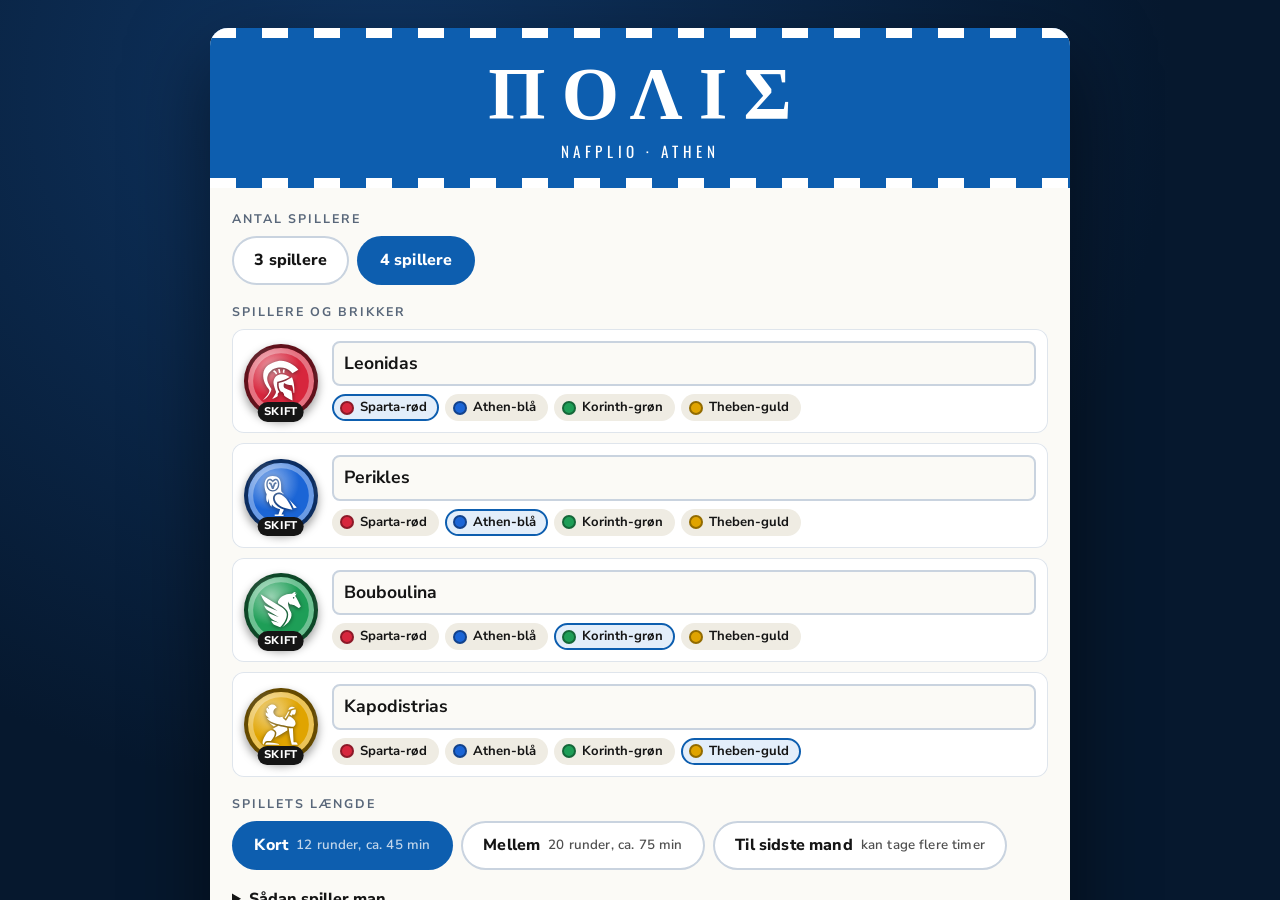
<file: index.html>
<!DOCTYPE html>
<html lang="da">
<head>
<meta charset="utf-8">
<meta name="viewport" content="width=device-width, initial-scale=1, viewport-fit=cover">
<title>Polis Brætspil</title>
<meta name="description" content="Familiebrætspil om Nafplio og Athen. Brættet vises på en stor skærm, og hver spiller styrer sin tur fra sin egen telefon.">
<link rel="preconnect" href="https://fonts.googleapis.com">
<link rel="preconnect" href="https://fonts.gstatic.com" crossorigin>
<link rel="stylesheet" href="https://fonts.googleapis.com/css2?family=Cinzel:wght@700;900&family=Nunito+Sans:wght@400;700;800&family=Oswald:wght@500;600;700&display=swap">
<link rel="stylesheet" href="vendor/leaflet/leaflet.css">
<link rel="stylesheet" href="css/common.css">
<link rel="stylesheet" href="css/host.css">
</head>
<body class="host">

<!-- Opsætning -->
<section id="setup" class="screen" hidden></section>

<!-- Lobby: spillerne scanner QR-koden -->
<section id="lobby" class="screen" hidden></section>

<!-- Selve spillet -->
<div id="game" hidden>
  <main id="boardWrap" aria-label="Spillebræt">
    <div id="board">
      <div id="center">
        <div class="pile oracle"><i style="background-image:url(img/sm/pythia.jpg)"></i><span>Oraklets<br>Spådomme</span></div>
        <div class="pile gunst"><i style="background-image:url(img/sm/olympiere.jpg)"></i><span>Gudernes<br>Gunst</span></div>
        <div class="banner"><b>ΠΟΛΙΣ</b><small>Nafplio · Athen</small></div>
        <div id="centerDice"></div>
        <div id="diceInfo" class="num"></div>
        <div id="spot" hidden></div>
      </div>
      <div id="tokens"></div>
    </div>
  </main>

  <aside id="panel">
    <div class="pbox phead">
      <span class="logo">ΠΟΛΙΣ</span>
      <span class="label" id="roundInfo">Runde 1</span>
      <button class="chip-code" id="codeBtn" type="button" title="Vis QR-koden igen">Kode</button>
    </div>
    <section class="pbox" id="turnBox" aria-live="polite">
      <div class="label">Det er turen til</div>
      <div class="turn-who" id="turnWho"></div>
      <div class="prompt-title" id="promptTitle"></div>
      <div class="prompt-opts" id="promptOpts"></div>
      <div class="prompt-note" id="promptNote"></div>
    </section>
    <section class="pbox">
      <div class="label" style="margin-bottom:8px">Spillerne</div>
      <div id="playersBox"></div>
    </section>
    <section class="pbox">
      <div class="label" style="margin-bottom:8px">Seneste nyt</div>
      <div id="feed"></div>
    </section>
    <div class="pfoot">
      <button class="btn small ghost" id="manageBtn" type="button" hidden>Ejendomme (skærm)</button>
      <button class="btn small ghost" id="controlBtn" type="button">Styr fra skærmen: fra</button>
      <button class="btn small ghost" id="soundBtn" type="button">Lyd: til</button>
      <button class="btn small ghost" id="mapBtn" type="button">Kort</button>
      <button class="btn small ghost" id="rulesBtn" type="button">Regler</button>
      <button class="btn small ghost" id="newBtn" type="button">Nyt spil</button>
      <a class="btn small ghost" href="kreditering.html" target="_blank" rel="noopener">Billedkreditering</a>
    </div>
  </aside>
</div>

<div id="modal" hidden></div>
<div class="toasts" id="toasts"></div>

<script src="vendor/peerjs.min.js"></script>
<script src="vendor/qrcode.js"></script>
<script src="vendor/leaflet/leaflet.js"></script>
<script src="js/data.js"></script>
<script src="js/avatar-icons.js"></script>
<script src="js/avatars.js"></script>
<script src="js/rules.js"></script>
<script src="js/regionmap.js"></script>
<script src="js/map.js"></script>
<script src="js/net.js"></script>
<script src="js/dice.js"></script>
<script src="js/sound.js"></script>
<script src="js/host.js"></script>
</body>
</html>
</file>
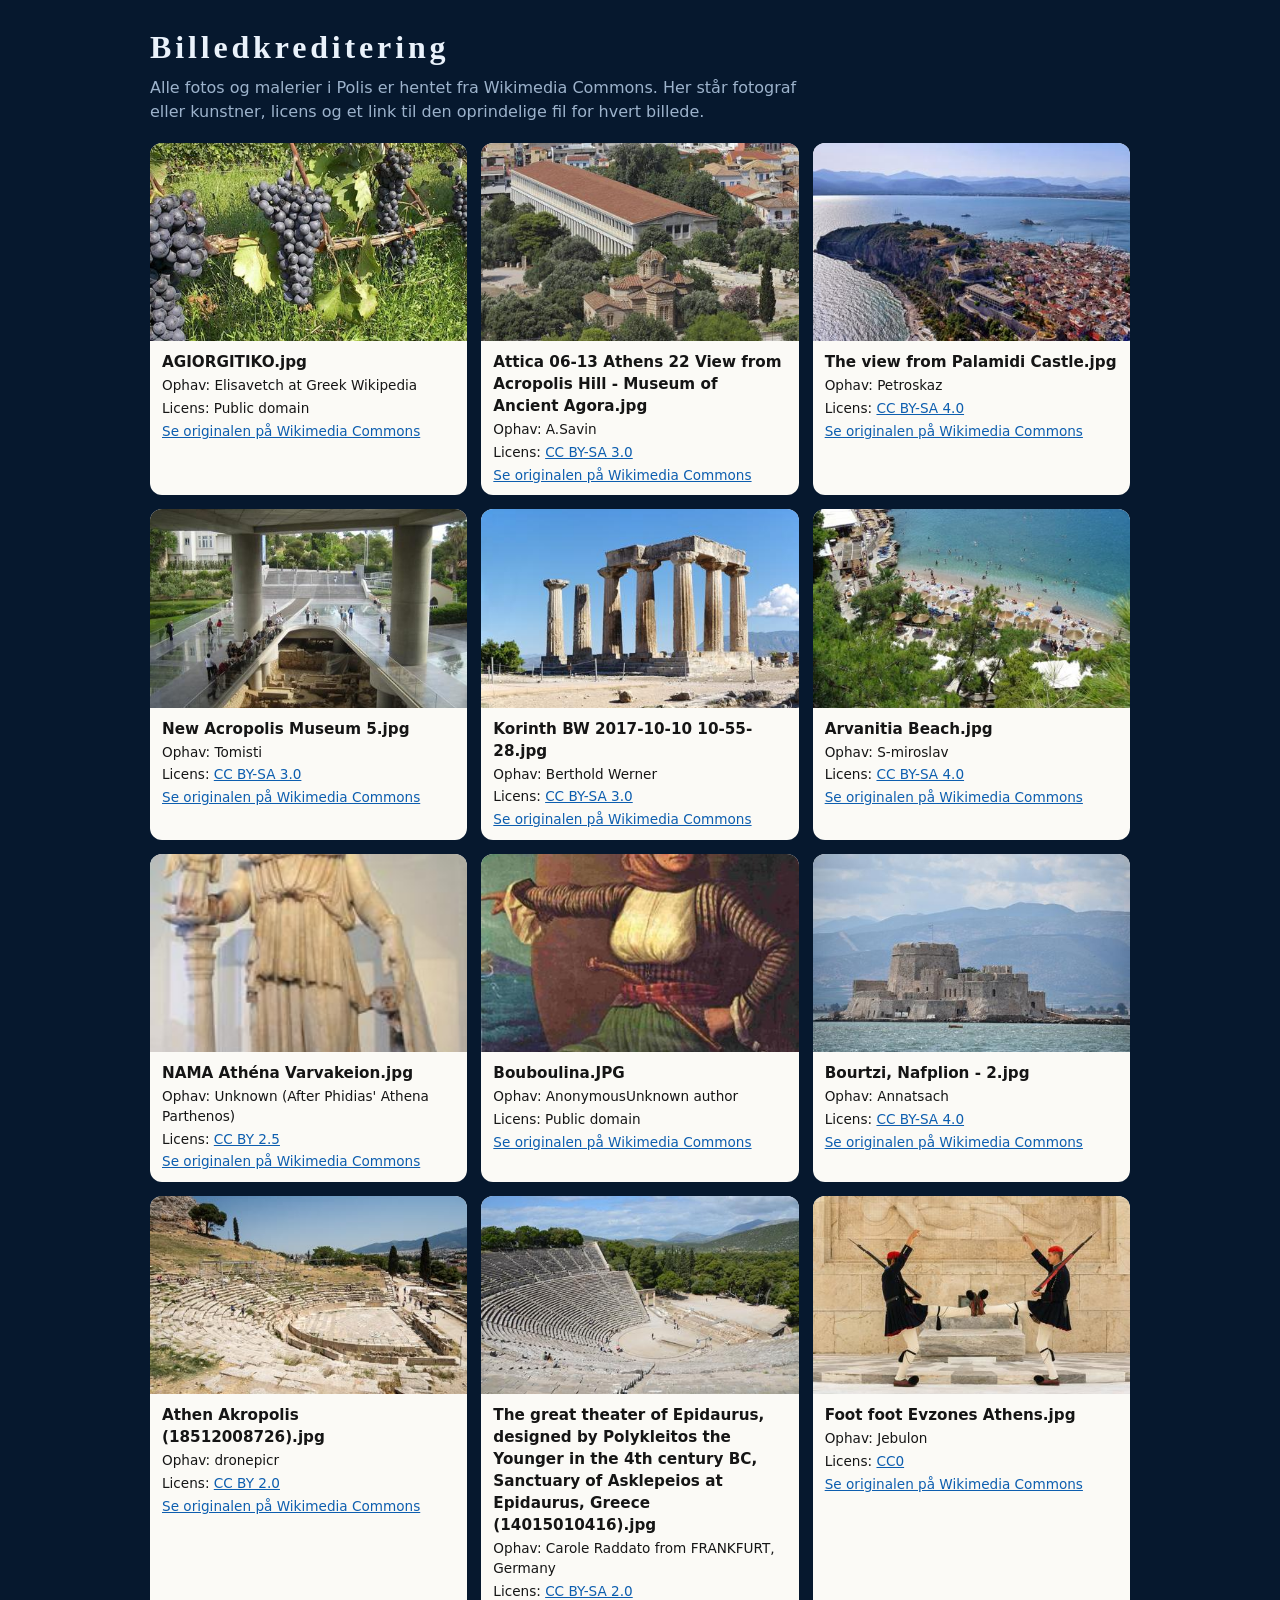
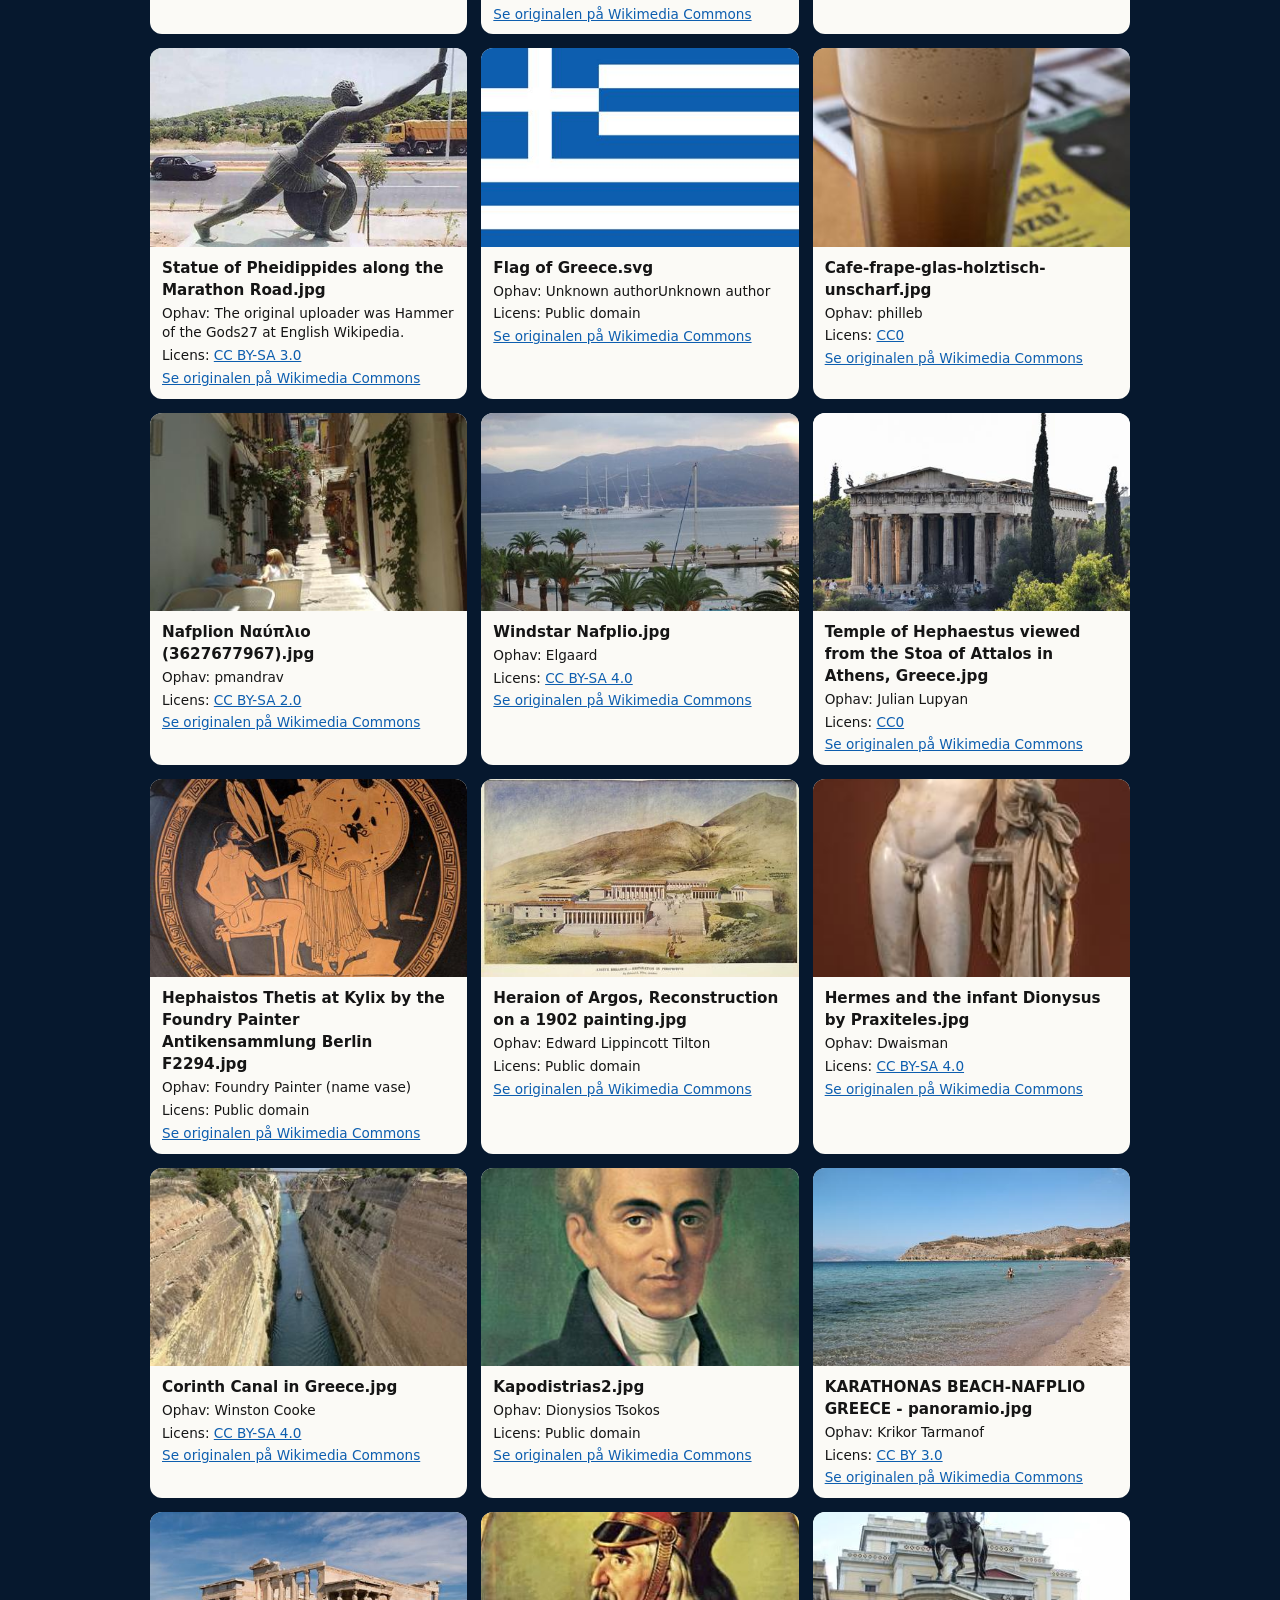
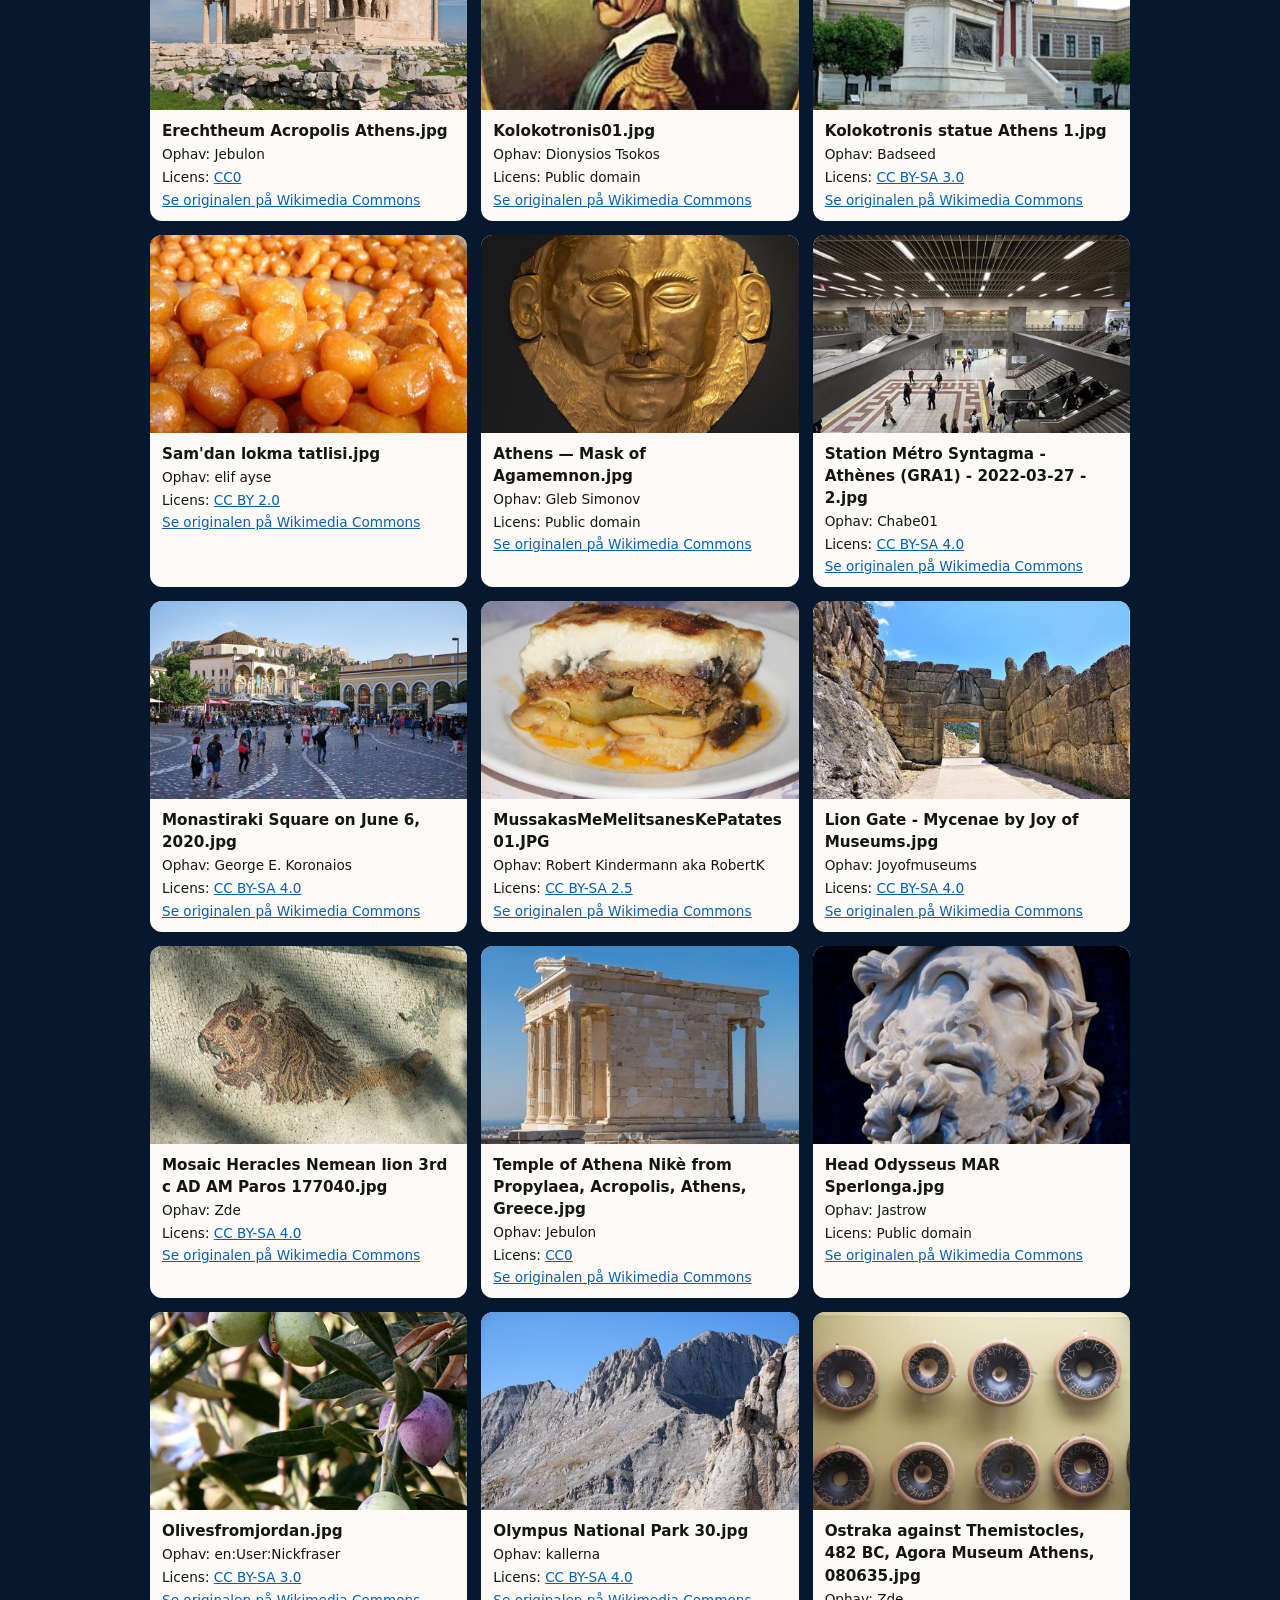
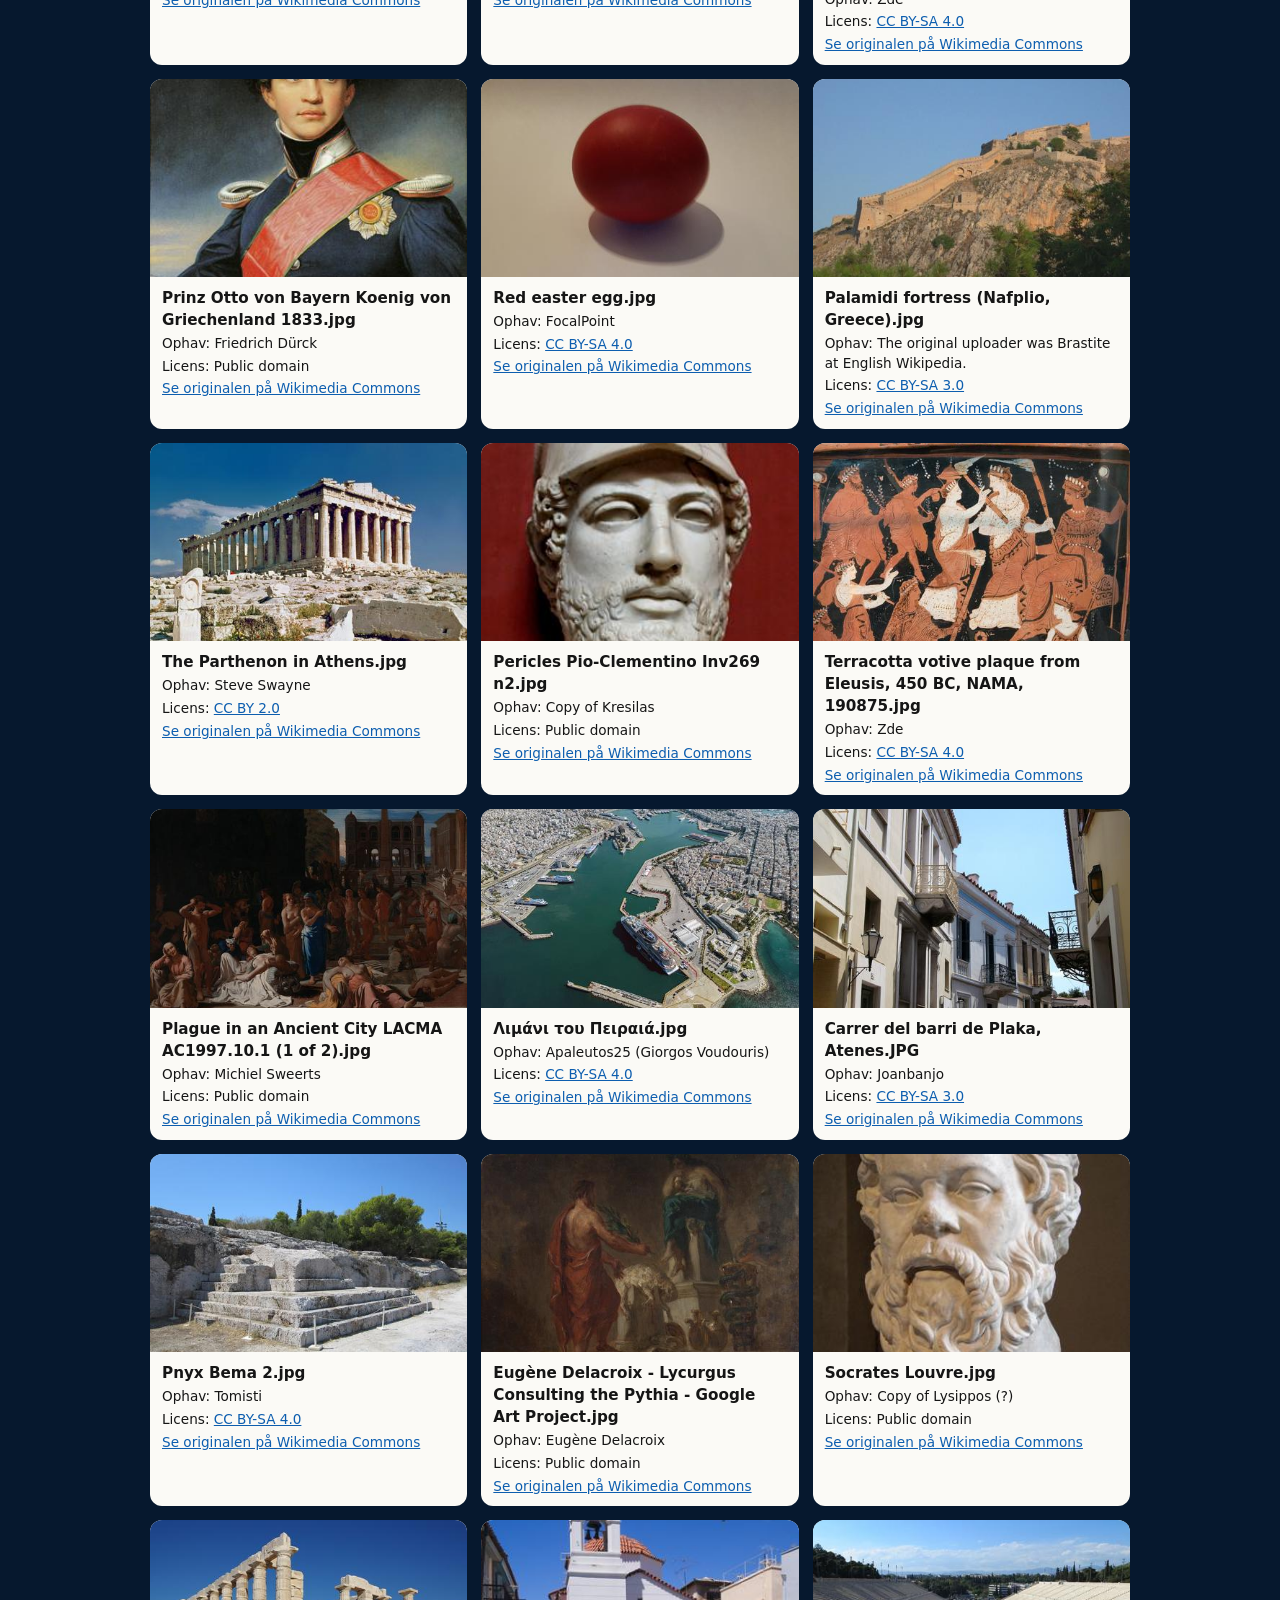
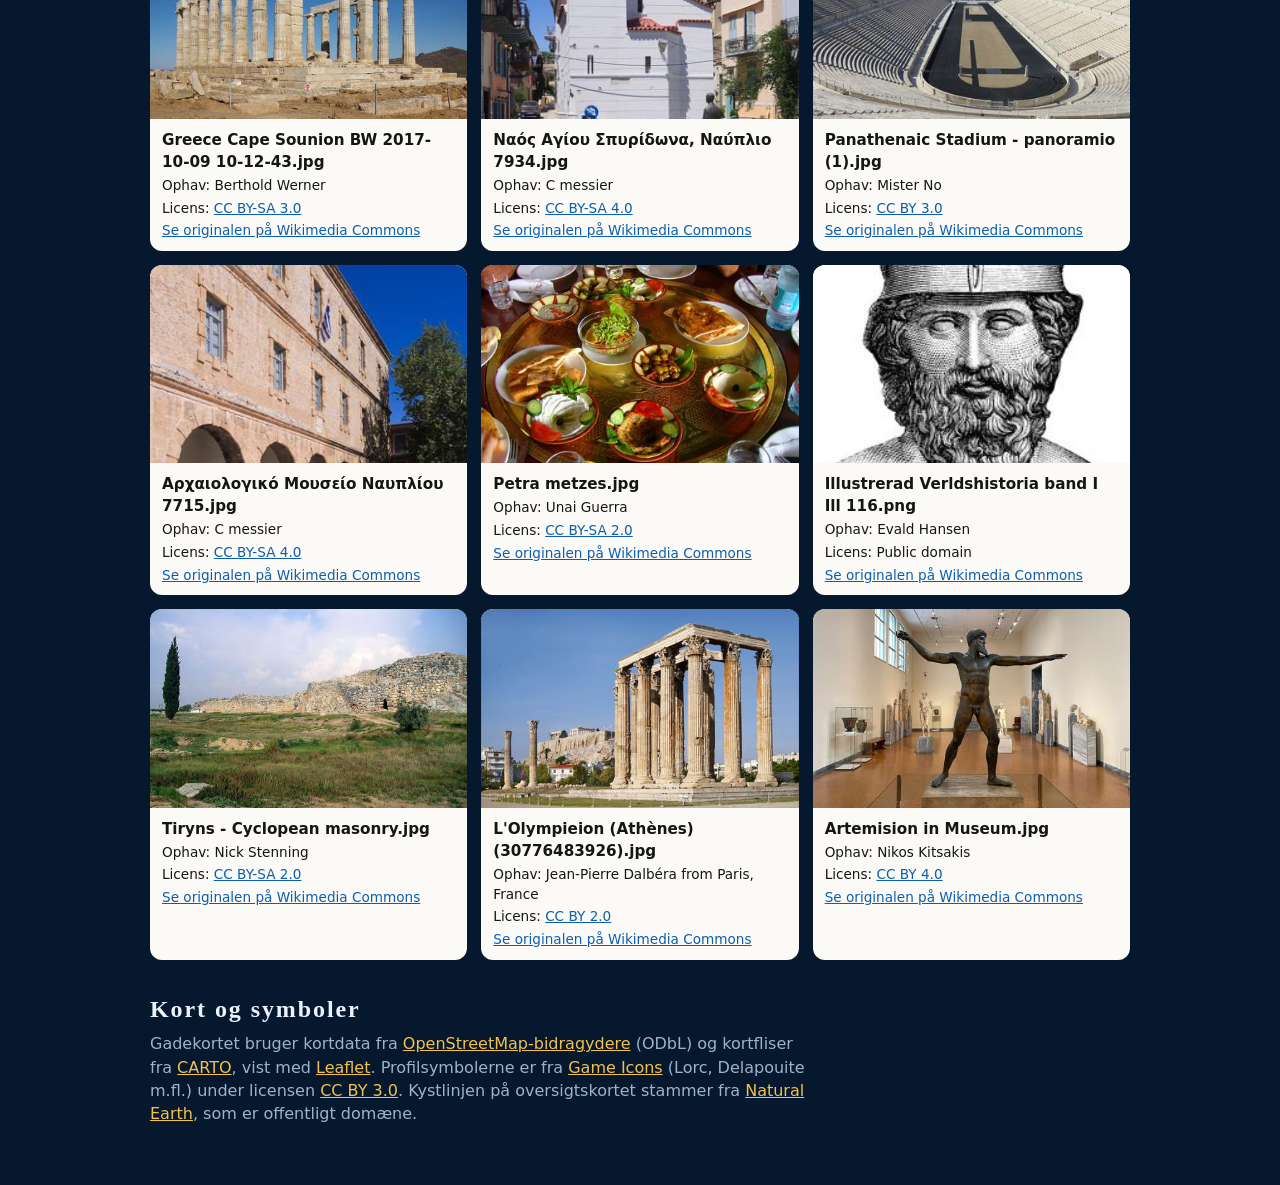
<file: kreditering.html>
<!DOCTYPE html>
<html lang="da">
<head>
<meta charset="utf-8">
<meta name="viewport" content="width=device-width, initial-scale=1, viewport-fit=cover">
<title>Polis Billedkreditering</title>
<link rel="stylesheet" href="css/common.css">
<style>
  body{padding:24px 16px 40px}
  main{max-width:980px;margin:0 auto}
  h1{font-family:var(--f-logo);letter-spacing:.12em;margin:0 0 6px}
  p.lead{color:var(--mist);margin:0 0 20px;max-width:65ch}
  .grid{display:grid;grid-template-columns:repeat(auto-fill,minmax(260px,1fr));gap:14px}
  .item{background:var(--chalk);color:var(--ink);border-radius:12px;overflow:hidden;display:flex;flex-direction:column;min-width:0}
  .item img{width:100%;aspect-ratio:16/10;object-fit:cover;display:block;background:#cfd8e3}
  .item div{padding:10px 12px;font-size:.85rem;display:flex;flex-direction:column;gap:3px;min-width:0}
  .item b{font-size:.95rem;overflow-wrap:anywhere}
  .item a{color:var(--aegean);overflow-wrap:anywhere}
</style>
</head>
<body>
<main>
  <h1>Billedkreditering</h1>
  <p class="lead">Alle fotos og malerier i Polis er hentet fra Wikimedia Commons. Her står fotograf eller kunstner, licens og et link til den oprindelige fil for hvert billede.</p>
  <div class="grid" id="grid"><p>Indlæser …</p></div>
  <h2 style="font-family:var(--f-logo);letter-spacing:.08em;margin:32px 0 6px">Kort og symboler</h2>
  <p class="lead">Gadekortet bruger kortdata fra <a href="https://www.openstreetmap.org/copyright" target="_blank" rel="noopener" style="color:var(--sun)">OpenStreetMap-bidragydere</a> (ODbL) og kortfliser fra <a href="https://carto.com/attributions" target="_blank" rel="noopener" style="color:var(--sun)">CARTO</a>, vist med <a href="https://leafletjs.com" target="_blank" rel="noopener" style="color:var(--sun)">Leaflet</a>. Profilsymbolerne er fra <a href="https://game-icons.net" target="_blank" rel="noopener" style="color:var(--sun)">Game Icons</a> (Lorc, Delapouite m.fl.) under licensen <a href="https://creativecommons.org/licenses/by/3.0/" target="_blank" rel="noopener" style="color:var(--sun)">CC BY 3.0</a>. Kystlinjen på oversigtskortet stammer fra <a href="https://www.naturalearthdata.com" target="_blank" rel="noopener" style="color:var(--sun)">Natural Earth</a>, som er offentligt domæne.</p>
</main>
<script src="js/data.js"></script>
<script>
"use strict";
fetch("img/kreditering.json").then(r => r.json()).then(data => {
  const ids = Object.keys(data).sort();
  document.getElementById("grid").innerHTML = ids.map(id => {
    const c = data[id];
    return `<article class="item"><img src="${imgSrc(id, true)}" alt="" loading="lazy">
      <div><b>${esc(c.file)}</b><span>Ophav: ${esc(c.artist)}</span>
      <span>Licens: ${c.licenseUrl ? `<a href="${esc(c.licenseUrl)}" target="_blank" rel="noopener">${esc(c.license)}</a>` : esc(c.license)}</span>
      <a href="${esc(c.page)}" target="_blank" rel="noopener">Se originalen på Wikimedia Commons</a></div></article>`;
  }).join("");
}).catch(() => {
  document.getElementById("grid").innerHTML = "<p>Krediteringslisten kunne ikke indlæses.</p>";
});
</script>
</body>
</html>
</file>
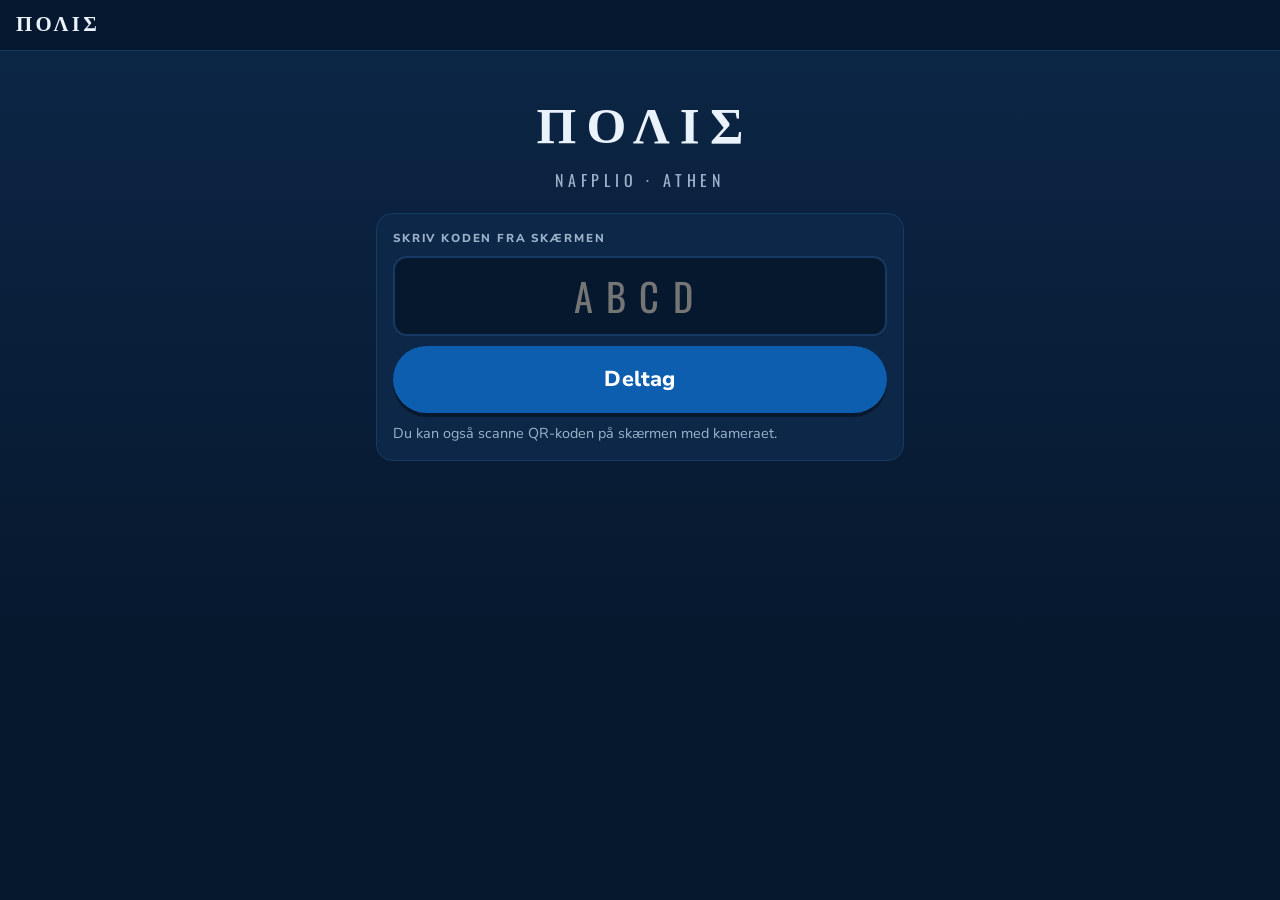
<file: telefon.html>
<!DOCTYPE html>
<html lang="da">
<head>
<meta charset="utf-8">
<meta name="viewport" content="width=device-width, initial-scale=1, viewport-fit=cover">
<meta name="theme-color" content="#06182e">
<title>Polis Telefon</title>
<meta name="description" content="Din egen styring til brætspillet Polis: kast terningerne, køb ejendomme og svar på visdomsprøver.">
<link rel="preconnect" href="https://fonts.googleapis.com">
<link rel="preconnect" href="https://fonts.gstatic.com" crossorigin>
<link rel="stylesheet" href="https://fonts.googleapis.com/css2?family=Cinzel:wght@700;900&family=Nunito+Sans:wght@400;700;800&family=Oswald:wght@500;600;700&display=swap">
<link rel="stylesheet" href="vendor/leaflet/leaflet.css">
<link rel="stylesheet" href="css/common.css">
<link rel="stylesheet" href="css/phone.css">
</head>
<body class="phone">
<header id="top"><span class="logo">ΠΟΛΙΣ</span></header>
<div id="connbar" role="status"></div>
<main id="main">
  <div id="view"></div>
  <div id="diceHost" hidden>
    <div class="dice-stage"><div id="phoneDice"></div></div>
    <div class="dice-sum num" id="diceSum"></div>
  </div>
  <div id="mapHost" hidden><div class="map-box" id="phoneMap"></div></div>
  <div id="view2"></div>
</main>
<nav id="tabs" hidden>
  <button type="button" data-tab="game" class="on">Spil</button>
  <button type="button" data-tab="props">Ejendomme</button>
  <button type="button" data-tab="map">Kort</button>
  <button type="button" data-tab="players">Spillere</button>
</nav>
<div class="toasts" id="toasts"></div>

<script src="vendor/peerjs.min.js"></script>
<script src="vendor/leaflet/leaflet.js"></script>
<script src="js/data.js"></script>
<script src="js/avatar-icons.js"></script>
<script src="js/avatars.js"></script>
<script src="js/rules.js"></script>
<script src="js/regionmap.js"></script>
<script src="js/map.js"></script>
<script src="js/net.js"></script>
<script src="js/dice.js"></script>
<script src="js/phone.js"></script>
</body>
</html>
</file>
<file: vendor/leaflet/leaflet.css>
/* required styles */

.leaflet-pane,
.leaflet-tile,
.leaflet-marker-icon,
.leaflet-marker-shadow,
.leaflet-tile-container,
.leaflet-pane > svg,
.leaflet-pane > canvas,
.leaflet-zoom-box,
.leaflet-image-layer,
.leaflet-layer {
	position: absolute;
	left: 0;
	top: 0;
	}
.leaflet-container {
	overflow: hidden;
	}
.leaflet-tile,
.leaflet-marker-icon,
.leaflet-marker-shadow {
	-webkit-user-select: none;
	   -moz-user-select: none;
	        user-select: none;
	  -webkit-user-drag: none;
	}
/* Prevents IE11 from highlighting tiles in blue */
.leaflet-tile::selection {
	background: transparent;
}
/* Safari renders non-retina tile on retina better with this, but Chrome is worse */
.leaflet-safari .leaflet-tile {
	image-rendering: -webkit-optimize-contrast;
	}
/* hack that prevents hw layers "stretching" when loading new tiles */
.leaflet-safari .leaflet-tile-container {
	width: 1600px;
	height: 1600px;
	-webkit-transform-origin: 0 0;
	}
.leaflet-marker-icon,
.leaflet-marker-shadow {
	display: block;
	}
/* .leaflet-container svg: reset svg max-width decleration shipped in Joomla! (joomla.org) 3.x */
/* .leaflet-container img: map is broken in FF if you have max-width: 100% on tiles */
.leaflet-container .leaflet-overlay-pane svg {
	max-width: none !important;
	max-height: none !important;
	}
.leaflet-container .leaflet-marker-pane img,
.leaflet-container .leaflet-shadow-pane img,
.leaflet-container .leaflet-tile-pane img,
.leaflet-container img.leaflet-image-layer,
.leaflet-container .leaflet-tile {
	max-width: none !important;
	max-height: none !important;
	width: auto;
	padding: 0;
	}

.leaflet-container img.leaflet-tile {
	/* See: https://bugs.chromium.org/p/chromium/issues/detail?id=600120 */
	mix-blend-mode: plus-lighter;
}

.leaflet-container.leaflet-touch-zoom {
	-ms-touch-action: pan-x pan-y;
	touch-action: pan-x pan-y;
	}
.leaflet-container.leaflet-touch-drag {
	-ms-touch-action: pinch-zoom;
	/* Fallback for FF which doesn't support pinch-zoom */
	touch-action: none;
	touch-action: pinch-zoom;
}
.leaflet-container.leaflet-touch-drag.leaflet-touch-zoom {
	-ms-touch-action: none;
	touch-action: none;
}
.leaflet-container {
	-webkit-tap-highlight-color: transparent;
}
.leaflet-container a {
	-webkit-tap-highlight-color: rgba(51, 181, 229, 0.4);
}
.leaflet-tile {
	filter: inherit;
	visibility: hidden;
	}
.leaflet-tile-loaded {
	visibility: inherit;
	}
.leaflet-zoom-box {
	width: 0;
	height: 0;
	-moz-box-sizing: border-box;
	     box-sizing: border-box;
	z-index: 800;
	}
/* workaround for https://bugzilla.mozilla.org/show_bug.cgi?id=888319 */
.leaflet-overlay-pane svg {
	-moz-user-select: none;
	}

.leaflet-pane         { z-index: 400; }

.leaflet-tile-pane    { z-index: 200; }
.leaflet-overlay-pane { z-index: 400; }
.leaflet-shadow-pane  { z-index: 500; }
.leaflet-marker-pane  { z-index: 600; }
.leaflet-tooltip-pane   { z-index: 650; }
.leaflet-popup-pane   { z-index: 700; }

.leaflet-map-pane canvas { z-index: 100; }
.leaflet-map-pane svg    { z-index: 200; }

.leaflet-vml-shape {
	width: 1px;
	height: 1px;
	}
.lvml {
	behavior: url(#default#VML);
	display: inline-block;
	position: absolute;
	}


/* control positioning */

.leaflet-control {
	position: relative;
	z-index: 800;
	pointer-events: visiblePainted; /* IE 9-10 doesn't have auto */
	pointer-events: auto;
	}
.leaflet-top,
.leaflet-bottom {
	position: absolute;
	z-index: 1000;
	pointer-events: none;
	}
.leaflet-top {
	top: 0;
	}
.leaflet-right {
	right: 0;
	}
.leaflet-bottom {
	bottom: 0;
	}
.leaflet-left {
	left: 0;
	}
.leaflet-control {
	float: left;
	clear: both;
	}
.leaflet-right .leaflet-control {
	float: right;
	}
.leaflet-top .leaflet-control {
	margin-top: 10px;
	}
.leaflet-bottom .leaflet-control {
	margin-bottom: 10px;
	}
.leaflet-left .leaflet-control {
	margin-left: 10px;
	}
.leaflet-right .leaflet-control {
	margin-right: 10px;
	}


/* zoom and fade animations */

.leaflet-fade-anim .leaflet-popup {
	opacity: 0;
	-webkit-transition: opacity 0.2s linear;
	   -moz-transition: opacity 0.2s linear;
	        transition: opacity 0.2s linear;
	}
.leaflet-fade-anim .leaflet-map-pane .leaflet-popup {
	opacity: 1;
	}
.leaflet-zoom-animated {
	-webkit-transform-origin: 0 0;
	    -ms-transform-origin: 0 0;
	        transform-origin: 0 0;
	}
svg.leaflet-zoom-animated {
	will-change: transform;
}

.leaflet-zoom-anim .leaflet-zoom-animated {
	-webkit-transition: -webkit-transform 0.25s cubic-bezier(0,0,0.25,1);
	   -moz-transition:    -moz-transform 0.25s cubic-bezier(0,0,0.25,1);
	        transition:         transform 0.25s cubic-bezier(0,0,0.25,1);
	}
.leaflet-zoom-anim .leaflet-tile,
.leaflet-pan-anim .leaflet-tile {
	-webkit-transition: none;
	   -moz-transition: none;
	        transition: none;
	}

.leaflet-zoom-anim .leaflet-zoom-hide {
	visibility: hidden;
	}


/* cursors */

.leaflet-interactive {
	cursor: pointer;
	}
.leaflet-grab {
	cursor: -webkit-grab;
	cursor:    -moz-grab;
	cursor:         grab;
	}
.leaflet-crosshair,
.leaflet-crosshair .leaflet-interactive {
	cursor: crosshair;
	}
.leaflet-popup-pane,
.leaflet-control {
	cursor: auto;
	}
.leaflet-dragging .leaflet-grab,
.leaflet-dragging .leaflet-grab .leaflet-interactive,
.leaflet-dragging .leaflet-marker-draggable {
	cursor: move;
	cursor: -webkit-grabbing;
	cursor:    -moz-grabbing;
	cursor:         grabbing;
	}

/* marker & overlays interactivity */
.leaflet-marker-icon,
.leaflet-marker-shadow,
.leaflet-image-layer,
.leaflet-pane > svg path,
.leaflet-tile-container {
	pointer-events: none;
	}

.leaflet-marker-icon.leaflet-interactive,
.leaflet-image-layer.leaflet-interactive,
.leaflet-pane > svg path.leaflet-interactive,
svg.leaflet-image-layer.leaflet-interactive path {
	pointer-events: visiblePainted; /* IE 9-10 doesn't have auto */
	pointer-events: auto;
	}

/* visual tweaks */

.leaflet-container {
	background: #ddd;
	outline-offset: 1px;
	}
.leaflet-container a {
	color: #0078A8;
	}
.leaflet-zoom-box {
	border: 2px dotted #38f;
	background: rgba(255,255,255,0.5);
	}


/* general typography */
.leaflet-container {
	font-family: "Helvetica Neue", Arial, Helvetica, sans-serif;
	font-size: 12px;
	font-size: 0.75rem;
	line-height: 1.5;
	}


/* general toolbar styles */

.leaflet-bar {
	box-shadow: 0 1px 5px rgba(0,0,0,0.65);
	border-radius: 4px;
	}
.leaflet-bar a {
	background-color: #fff;
	border-bottom: 1px solid #ccc;
	width: 26px;
	height: 26px;
	line-height: 26px;
	display: block;
	text-align: center;
	text-decoration: none;
	color: black;
	}
.leaflet-bar a,
.leaflet-control-layers-toggle {
	background-position: 50% 50%;
	background-repeat: no-repeat;
	display: block;
	}
.leaflet-bar a:hover,
.leaflet-bar a:focus {
	background-color: #f4f4f4;
	}
.leaflet-bar a:first-child {
	border-top-left-radius: 4px;
	border-top-right-radius: 4px;
	}
.leaflet-bar a:last-child {
	border-bottom-left-radius: 4px;
	border-bottom-right-radius: 4px;
	border-bottom: none;
	}
.leaflet-bar a.leaflet-disabled {
	cursor: default;
	background-color: #f4f4f4;
	color: #bbb;
	}

.leaflet-touch .leaflet-bar a {
	width: 30px;
	height: 30px;
	line-height: 30px;
	}
.leaflet-touch .leaflet-bar a:first-child {
	border-top-left-radius: 2px;
	border-top-right-radius: 2px;
	}
.leaflet-touch .leaflet-bar a:last-child {
	border-bottom-left-radius: 2px;
	border-bottom-right-radius: 2px;
	}

/* zoom control */

.leaflet-control-zoom-in,
.leaflet-control-zoom-out {
	font: bold 18px 'Lucida Console', Monaco, monospace;
	text-indent: 1px;
	}

.leaflet-touch .leaflet-control-zoom-in, .leaflet-touch .leaflet-control-zoom-out  {
	font-size: 22px;
	}


/* layers control */

.leaflet-control-layers {
	box-shadow: 0 1px 5px rgba(0,0,0,0.4);
	background: #fff;
	border-radius: 5px;
	}
.leaflet-control-layers-toggle {
	background-image: url(images/layers.png);
	width: 36px;
	height: 36px;
	}
.leaflet-retina .leaflet-control-layers-toggle {
	background-image: url(images/layers-2x.png);
	background-size: 26px 26px;
	}
.leaflet-touch .leaflet-control-layers-toggle {
	width: 44px;
	height: 44px;
	}
.leaflet-control-layers .leaflet-control-layers-list,
.leaflet-control-layers-expanded .leaflet-control-layers-toggle {
	display: none;
	}
.leaflet-control-layers-expanded .leaflet-control-layers-list {
	display: block;
	position: relative;
	}
.leaflet-control-layers-expanded {
	padding: 6px 10px 6px 6px;
	color: #333;
	background: #fff;
	}
.leaflet-control-layers-scrollbar {
	overflow-y: scroll;
	overflow-x: hidden;
	padding-right: 5px;
	}
.leaflet-control-layers-selector {
	margin-top: 2px;
	position: relative;
	top: 1px;
	}
.leaflet-control-layers label {
	display: block;
	font-size: 13px;
	font-size: 1.08333em;
	}
.leaflet-control-layers-separator {
	height: 0;
	border-top: 1px solid #ddd;
	margin: 5px -10px 5px -6px;
	}

/* Default icon URLs */
.leaflet-default-icon-path { /* used only in path-guessing heuristic, see L.Icon.Default */
	background-image: url(images/marker-icon.png);
	}


/* attribution and scale controls */

.leaflet-container .leaflet-control-attribution {
	background: #fff;
	background: rgba(255, 255, 255, 0.8);
	margin: 0;
	}
.leaflet-control-attribution,
.leaflet-control-scale-line {
	padding: 0 5px;
	color: #333;
	line-height: 1.4;
	}
.leaflet-control-attribution a {
	text-decoration: none;
	}
.leaflet-control-attribution a:hover,
.leaflet-control-attribution a:focus {
	text-decoration: underline;
	}
.leaflet-attribution-flag {
	display: inline !important;
	vertical-align: baseline !important;
	width: 1em;
	height: 0.6669em;
	}
.leaflet-left .leaflet-control-scale {
	margin-left: 5px;
	}
.leaflet-bottom .leaflet-control-scale {
	margin-bottom: 5px;
	}
.leaflet-control-scale-line {
	border: 2px solid #777;
	border-top: none;
	line-height: 1.1;
	padding: 2px 5px 1px;
	white-space: nowrap;
	-moz-box-sizing: border-box;
	     box-sizing: border-box;
	background: rgba(255, 255, 255, 0.8);
	text-shadow: 1px 1px #fff;
	}
.leaflet-control-scale-line:not(:first-child) {
	border-top: 2px solid #777;
	border-bottom: none;
	margin-top: -2px;
	}
.leaflet-control-scale-line:not(:first-child):not(:last-child) {
	border-bottom: 2px solid #777;
	}

.leaflet-touch .leaflet-control-attribution,
.leaflet-touch .leaflet-control-layers,
.leaflet-touch .leaflet-bar {
	box-shadow: none;
	}
.leaflet-touch .leaflet-control-layers,
.leaflet-touch .leaflet-bar {
	border: 2px solid rgba(0,0,0,0.2);
	background-clip: padding-box;
	}


/* popup */

.leaflet-popup {
	position: absolute;
	text-align: center;
	margin-bottom: 20px;
	}
.leaflet-popup-content-wrapper {
	padding: 1px;
	text-align: left;
	border-radius: 12px;
	}
.leaflet-popup-content {
	margin: 13px 24px 13px 20px;
	line-height: 1.3;
	font-size: 13px;
	font-size: 1.08333em;
	min-height: 1px;
	}
.leaflet-popup-content p {
	margin: 17px 0;
	margin: 1.3em 0;
	}
.leaflet-popup-tip-container {
	width: 40px;
	height: 20px;
	position: absolute;
	left: 50%;
	margin-top: -1px;
	margin-left: -20px;
	overflow: hidden;
	pointer-events: none;
	}
.leaflet-popup-tip {
	width: 17px;
	height: 17px;
	padding: 1px;

	margin: -10px auto 0;
	pointer-events: auto;

	-webkit-transform: rotate(45deg);
	   -moz-transform: rotate(45deg);
	    -ms-transform: rotate(45deg);
	        transform: rotate(45deg);
	}
.leaflet-popup-content-wrapper,
.leaflet-popup-tip {
	background: white;
	color: #333;
	box-shadow: 0 3px 14px rgba(0,0,0,0.4);
	}
.leaflet-container a.leaflet-popup-close-button {
	position: absolute;
	top: 0;
	right: 0;
	border: none;
	text-align: center;
	width: 24px;
	height: 24px;
	font: 16px/24px Tahoma, Verdana, sans-serif;
	color: #757575;
	text-decoration: none;
	background: transparent;
	}
.leaflet-container a.leaflet-popup-close-button:hover,
.leaflet-container a.leaflet-popup-close-button:focus {
	color: #585858;
	}
.leaflet-popup-scrolled {
	overflow: auto;
	}

.leaflet-oldie .leaflet-popup-content-wrapper {
	-ms-zoom: 1;
	}
.leaflet-oldie .leaflet-popup-tip {
	width: 24px;
	margin: 0 auto;

	-ms-filter: "progid:DXImageTransform.Microsoft.Matrix(M11=0.70710678, M12=0.70710678, M21=-0.70710678, M22=0.70710678)";
	filter: progid:DXImageTransform.Microsoft.Matrix(M11=0.70710678, M12=0.70710678, M21=-0.70710678, M22=0.70710678);
	}

.leaflet-oldie .leaflet-control-zoom,
.leaflet-oldie .leaflet-control-layers,
.leaflet-oldie .leaflet-popup-content-wrapper,
.leaflet-oldie .leaflet-popup-tip {
	border: 1px solid #999;
	}


/* div icon */

.leaflet-div-icon {
	background: #fff;
	border: 1px solid #666;
	}


/* Tooltip */
/* Base styles for the element that has a tooltip */
.leaflet-tooltip {
	position: absolute;
	padding: 6px;
	background-color: #fff;
	border: 1px solid #fff;
	border-radius: 3px;
	color: #222;
	white-space: nowrap;
	-webkit-user-select: none;
	-moz-user-select: none;
	-ms-user-select: none;
	user-select: none;
	pointer-events: none;
	box-shadow: 0 1px 3px rgba(0,0,0,0.4);
	}
.leaflet-tooltip.leaflet-interactive {
	cursor: pointer;
	pointer-events: auto;
	}
.leaflet-tooltip-top:before,
.leaflet-tooltip-bottom:before,
.leaflet-tooltip-left:before,
.leaflet-tooltip-right:before {
	position: absolute;
	pointer-events: none;
	border: 6px solid transparent;
	background: transparent;
	content: "";
	}

/* Directions */

.leaflet-tooltip-bottom {
	margin-top: 6px;
}
.leaflet-tooltip-top {
	margin-top: -6px;
}
.leaflet-tooltip-bottom:before,
.leaflet-tooltip-top:before {
	left: 50%;
	margin-left: -6px;
	}
.leaflet-tooltip-top:before {
	bottom: 0;
	margin-bottom: -12px;
	border-top-color: #fff;
	}
.leaflet-tooltip-bottom:before {
	top: 0;
	margin-top: -12px;
	margin-left: -6px;
	border-bottom-color: #fff;
	}
.leaflet-tooltip-left {
	margin-left: -6px;
}
.leaflet-tooltip-right {
	margin-left: 6px;
}
.leaflet-tooltip-left:before,
.leaflet-tooltip-right:before {
	top: 50%;
	margin-top: -6px;
	}
.leaflet-tooltip-left:before {
	right: 0;
	margin-right: -12px;
	border-left-color: #fff;
	}
.leaflet-tooltip-right:before {
	left: 0;
	margin-left: -12px;
	border-right-color: #fff;
	}

/* Printing */

@media print {
	/* Prevent printers from removing background-images of controls. */
	.leaflet-control {
		-webkit-print-color-adjust: exact;
		print-color-adjust: exact;
		}
	}
</file>
<file: css/common.css>
/* =====================================================================
   POLIS · fælles design
   Ét bevidst look: hvidkalket marmor og ægæisk blåt, som det græske flag.
   ===================================================================== */
:root{
  --aegean:#0d5eaf;      /* flagblå: logo, primære knapper */
  --aegean-2:#0a4a8c;
  --night:#06182e;       /* baggrund bag brættet */
  --night-2:#0c2747;     /* paneler */
  --night-3:#173a63;     /* kanter */
  --chalk:#fbfaf6;       /* felter og kort */
  --chalk-2:#efece3;
  --ink:#151515;
  --ink-2:#4b4b4b;
  --sun:#f2c14e;         /* fremhævning, aktiv spiller */
  --good:#25a35a;
  --bad:#d7263d;
  --foam:#eaf2fb;        /* tekst på mørk bund */
  --mist:#9db3cc;        /* dæmpet tekst på mørk bund */
  --f-logo:"Cinzel","Trajan Pro","Palatino Linotype",Georgia,serif;
  --f-board:"Oswald","Arial Narrow","Roboto Condensed","Helvetica Neue",Arial,sans-serif;
  --f-body:"Nunito Sans","Segoe UI",system-ui,-apple-system,Roboto,sans-serif;
  --radius:10px;
  color-scheme:dark;
}
*{box-sizing:border-box}
[hidden]{display:none!important}
html,body{margin:0}
body{background:var(--night);color:var(--foam);font-family:var(--font-body,var(--f-body));font-size:16px;line-height:1.45}
button{font:inherit;cursor:pointer}
button:focus-visible,input:focus-visible,a:focus-visible{outline:3px solid var(--sun);outline-offset:2px}
.num{font-variant-numeric:tabular-nums}
img{max-width:100%}

/* ---------- Knapper ---------- */
.btn{
  display:inline-flex;align-items:center;justify-content:center;gap:.5em;
  border:0;border-radius:999px;padding:.8em 1.4em;font-weight:800;font-size:1rem;letter-spacing:.01em;
  background:var(--chalk);color:var(--ink);box-shadow:0 4px 0 rgba(0,0,0,.35);transition:transform .06s,filter .15s
}
.btn:hover:not(:disabled){filter:brightness(1.06)}
.btn:active:not(:disabled){transform:translateY(3px);box-shadow:0 1px 0 rgba(0,0,0,.35)}
.btn:disabled{opacity:.4;cursor:not-allowed}
.btn.primary{background:var(--aegean);color:#fff}
.btn.sun{background:var(--sun);color:var(--ink)}
.btn.good{background:var(--good);color:#fff}
.btn.bad{background:var(--bad);color:#fff}
.btn.ghost{background:transparent;color:var(--foam);box-shadow:inset 0 0 0 2px var(--night-3)}
.btn.small{padding:.45em .9em;font-size:.85rem;box-shadow:0 2px 0 rgba(0,0,0,.35)}
.btn.block{width:100%}

/* ---------- Brikker som oldtidsmønter ---------- */
.coin{
  --c:#888;width:2em;height:2em;border-radius:50%;flex:0 0 auto;display:inline-flex;align-items:center;justify-content:center;
  background:radial-gradient(circle at 35% 30%,rgba(255,255,255,.55),rgba(255,255,255,0) 45%),var(--c);
  border:.12em solid rgba(0,0,0,.55);box-shadow:inset 0 0 0 .14em rgba(255,255,255,.35),0 .12em .25em rgba(0,0,0,.4);
  color:#fff;font-family:var(--f-logo);font-weight:900;line-height:1;text-shadow:0 1px 1px rgba(0,0,0,.55)
}
.coin span{font-size:1.05em;transform:translateY(.03em)}

/* ---------- 3D-terninger ---------- */
/* En massiv kube: seks sider og tre indre kerneplader, der fylder hjørnerne ud. */
.dice-pair{display:flex;gap:calc(var(--ds,64px)*.5);align-items:center;justify-content:center;--ds:64px}
.die-wrap{width:var(--ds);height:var(--ds);perspective:calc(var(--ds)*9);position:relative}
.die-cube{position:relative;width:100%;height:100%;transform-style:preserve-3d;will-change:transform}
.die-cube>div{position:absolute;inset:0}
/* Indre kube med skarpe hjørner lige inden for de afrundede sider: fylder hjørnerne */
.core{background:#d9d4c7;--ci:calc(var(--ds)*.465);backface-visibility:hidden;-webkit-backface-visibility:hidden}
.core.f1{transform:translateZ(var(--ci))}
.core.f6{transform:rotateY(180deg) translateZ(var(--ci))}
.core.f3{transform:rotateY(90deg) translateZ(var(--ci))}
.core.f4{transform:rotateY(-90deg) translateZ(var(--ci))}
.core.f5{transform:rotateX(90deg) translateZ(var(--ci))}
.core.f2{transform:rotateX(-90deg) translateZ(var(--ci))}
.face{
  border-radius:12%;display:grid;grid-template-columns:repeat(3,1fr);grid-template-rows:repeat(3,1fr);padding:14%;
  background:linear-gradient(145deg,#ffffff 0%,#f6f3ec 45%,#e9e4d8 100%);
  box-shadow:inset 0 0 0 calc(var(--ds)*.012) rgba(0,0,0,.08),inset 0 calc(var(--ds)*-.05) calc(var(--ds)*.09) rgba(0,0,0,.10),inset 0 calc(var(--ds)*.04) calc(var(--ds)*.06) rgba(255,255,255,.9);
  backface-visibility:hidden;-webkit-backface-visibility:hidden
}
.face i{display:block}
.face i.pip{width:74%;height:74%;margin:auto;border-radius:50%;background:radial-gradient(circle at 38% 32%,#3b86d6 0%,#0d5eaf 45%,#073a70 100%);box-shadow:inset 0 calc(var(--ds)*.012) calc(var(--ds)*.02) rgba(0,0,0,.5),0 calc(var(--ds)*.006) 0 rgba(255,255,255,.7)}
.face.f1 i.pip{background:radial-gradient(circle at 38% 32%,#ff7a7a 0%,#d7263d 50%,#8d0f1f 100%);width:86%;height:86%}
.f1{transform:translateZ(calc(var(--ds)/2))}
.f6{transform:rotateY(180deg) translateZ(calc(var(--ds)/2))}
.f3{transform:rotateY(90deg) translateZ(calc(var(--ds)/2))}
.f4{transform:rotateY(-90deg) translateZ(calc(var(--ds)/2))}
.f5{transform:rotateX(90deg) translateZ(calc(var(--ds)/2))}
.f2{transform:rotateX(-90deg) translateZ(calc(var(--ds)/2))}
.die-shadow{position:absolute;left:12%;right:12%;bottom:-20%;height:16%;border-radius:50%;background:rgba(0,0,0,.32);filter:blur(5px);z-index:-1}
.die-wrap.rolling{animation:bob .42s ease-in-out infinite alternate}
.die-wrap.rolling .die-shadow{animation:bobShadow .42s ease-in-out infinite alternate}
@keyframes bob{from{transform:translateY(0)}to{transform:translateY(-9%)}}
@keyframes bobShadow{from{transform:scale(1);opacity:1}to{transform:scale(.7);opacity:.55}}
.die-wrap.thrown{animation:thrown 1.15s cubic-bezier(.3,.7,.4,1) both}
.die-wrap.thrown .die-shadow{animation:shadow 1.15s cubic-bezier(.3,.7,.4,1) both}
@keyframes thrown{0%{transform:translateY(var(--from,0px)) scale(1)}22%{transform:translateY(-60%) scale(1.1)}48%{transform:translateY(0) scale(1)}64%{transform:translateY(-16%)}80%{transform:translateY(0)}90%{transform:translateY(-4%)}100%{transform:translateY(0)}}
@keyframes shadow{0%{transform:scale(1);opacity:1}22%{transform:scale(.55);opacity:.4}48%{transform:scale(1);opacity:1}64%{transform:scale(.85)}100%{transform:scale(1);opacity:1}}

/* ---------- Kort (ejendom, orakel, gunst) ---------- */
.card{background:var(--chalk);color:var(--ink);border-radius:var(--radius);overflow:hidden;box-shadow:0 18px 40px rgba(0,0,0,.35);display:flex;flex-direction:column}
.card-band{padding:.55em .9em .5em;display:flex;flex-direction:column;align-items:center;text-align:center;border-bottom:2px solid var(--ink)}
.card-band small{font-family:var(--f-board);font-size:.72em;letter-spacing:.16em;text-transform:uppercase;opacity:.85}
.card-band b{font-family:var(--f-board);font-weight:700;font-size:1.35em;letter-spacing:.04em;text-transform:uppercase;line-height:1.1}
.card-img{position:relative;aspect-ratio:16/9;background:#cfd8e3 center/cover no-repeat;flex:0 0 auto}
.card-img img{width:100%;height:100%;object-fit:cover;display:block}
.card-body{padding:.8em 1em 1em;display:flex;flex-direction:column;gap:.6em;min-height:0}
.card-text{font-size:1em;line-height:1.5}
.card-tip{font-size:.9em;background:#e6f0fa;border-radius:6px;padding:.45em .7em;color:#0a3f7a}
.card-tip b{font-weight:800}
.card-effect{font-weight:800;font-size:1.05em;padding:.5em .8em;border-radius:8px;text-align:center;background:var(--chalk-2)}
.card-effect.plus{background:#dff3e6;color:#11632f}
.card-effect.minus{background:#fbe1e4;color:#8d0f1f}
.rent-mini{display:grid;grid-template-columns:repeat(3,1fr);gap:.3em;font-size:.82em}
.rent-mini div{background:var(--chalk-2);border-radius:6px;padding:.3em .4em;text-align:center;line-height:1.2}
.rent-mini div b{display:block;font-size:1.1em;font-variant-numeric:tabular-nums}
.rent-mini div.hl{background:var(--sun)}
.owner-tag{display:flex;align-items:center;gap:.5em;font-size:.9em;font-weight:700}

/* ---------- Visdomsprøve (Kahoot-agtige farver og former) ---------- */
.quiz-grid{display:grid;grid-template-columns:1fr 1fr;gap:.5em}
.qopt{
  border:0;border-radius:10px;color:#fff;font-weight:800;text-align:left;padding:.8em .9em;display:flex;align-items:center;gap:.6em;min-height:3.4em;
  box-shadow:0 4px 0 rgba(0,0,0,.3);line-height:1.2
}
.qopt .shape{font-size:1.3em;flex:0 0 auto;width:1.2em;text-align:center}
.q0{background:#e21b3c}.q1{background:#1368ce}.q2{background:#d89e00}.q3{background:#26890c}
.qopt.dim{opacity:.28}
.qopt.right{outline:4px solid #fff;outline-offset:-4px}
.timer-bar{height:.5em;border-radius:99px;background:rgba(0,0,0,.15);overflow:hidden}
.timer-bar i{display:block;height:100%;background:var(--aegean);transform-origin:left;transition:transform .25s linear}

/* ---------- Toast ---------- */
.toasts{position:fixed;left:50%;top:max(12px,env(safe-area-inset-top,0px));transform:translateX(-50%);display:flex;flex-direction:column;gap:8px;z-index:90;width:min(92vw,460px);pointer-events:none}
.toast{background:var(--chalk);color:var(--ink);border-radius:12px;padding:.7em 1em;font-weight:700;box-shadow:0 10px 30px rgba(0,0,0,.4);border-left:6px solid var(--aegean);animation:toastIn .25s ease-out}
.toast.plus{border-left-color:var(--good)}
.toast.minus{border-left-color:var(--bad)}
@keyframes toastIn{from{transform:translateY(-12px);opacity:0}to{transform:none;opacity:1}}

@media (prefers-reduced-motion:reduce){
  .die-cube{transition:none}
  .die-wrap.rolling,.die-wrap.rolling .die-shadow,.die-wrap.thrown,.die-wrap.thrown .die-shadow,.toast{animation:none}
}

/* ---------- Kort ---------- */
.regionmap{display:block;width:100%;height:auto;border-radius:10px;background:#cfe3f3}
.rm-land{fill:#f4f1e8}
.rm-sea{fill:#bcd8ef;stroke:#0d5eaf;stroke-width:1.6;stroke-linejoin:round}
.rm-town{font-family:var(--f-board);font-weight:600;font-size:26px;fill:#284a6e;letter-spacing:.04em;paint-order:stroke;stroke:#f4f1e8;stroke-width:6px;stroke-linejoin:round}
.rm-line{stroke:#0d5eaf;stroke-width:5;stroke-dasharray:12 12;stroke-linecap:round}
.rm-pulse{fill:rgba(215,38,61,.18);stroke:#d7263d;stroke-width:3;transform-box:fill-box;transform-origin:center;animation:rmPulse 1.6s ease-out infinite}
@keyframes rmPulse{from{transform:scale(.6);opacity:1}to{transform:scale(1.6);opacity:0}}
.dist-chip{display:inline-flex;align-items:center;gap:.4em;font-weight:800;font-size:.88em;color:#0a3f7a;background:#e6f0fa;border-radius:99px;padding:.3em .8em .3em .5em;line-height:1.2}
.dist-chip svg{width:1.1em;height:1.1em;flex:0 0 auto}
button.dist-chip{border:0;cursor:pointer;box-shadow:inset 0 0 0 1.5px #b8d3ee}
.dist-chip .chip-act{margin-left:.35em;padding-left:.55em;border-left:1.5px solid #b8d3ee;font-weight:700;opacity:.85}
.map-box{position:relative;isolation:isolate;z-index:0;height:min(56vh,460px);border-radius:14px;overflow:hidden;box-shadow:0 10px 26px rgba(0,0,0,.35);background:#cfe3f3}
.map-box .leaflet-container{height:100%;font-family:var(--f-body);background:#cfe3f3}
.map-missing{padding:20px;color:var(--ink)}
.mpin-wrap{background:none;border:0}
.mpin{display:block;width:26px;height:26px;margin:2px;border-radius:50% 50% 50% 0;transform:rotate(-45deg);background:var(--c);border:3px solid #fff;box-shadow:0 3px 8px rgba(0,0,0,.45);transition:transform .2s}
.mpin i{display:block;width:8px;height:8px;margin:6px;border-radius:50%;background:#fff}
.active .mpin{transform:rotate(-45deg) scale(1.35);border-color:#151515}
.mhome{display:flex;align-items:center;justify-content:center;width:40px;height:40px;border-radius:50%;background:var(--sun);border:3px solid #151515;box-shadow:0 0 0 6px rgba(242,193,78,.35),0 4px 10px rgba(0,0,0,.4)}
.mhome svg{width:22px;height:22px}
.leaflet-tooltip.mtip{font-family:var(--f-body);font-weight:800;font-size:12px;color:var(--ink);border:0;border-radius:8px;box-shadow:0 4px 12px rgba(0,0,0,.3);padding:4px 8px}
.leaflet-tooltip.mtip.home{background:var(--sun)}
@media (prefers-reduced-motion:reduce){.rm-pulse{animation:none}}

/* ---------- Profilbilleder ---------- */
.coin.icon svg{width:66%;height:66%;fill:#fff;filter:drop-shadow(0 .05em .06em rgba(0,0,0,.55));display:block}
.coin.photo{padding:.11em;background:var(--c)}
.coin.photo img{width:100%;height:100%;border-radius:50%;object-fit:cover;display:block;box-shadow:inset 0 0 0 1px rgba(0,0,0,.2)}
.coin.hero{font-size:3rem;margin:0 auto}
.av-picker{display:flex;flex-direction:column;gap:12px}
.av-grid{display:grid;grid-template-columns:repeat(auto-fill,minmax(52px,1fr));gap:8px}
.av-opt{
  aspect-ratio:1;border-radius:50%;border:0;padding:0;display:flex;align-items:center;justify-content:center;cursor:pointer;
  background:radial-gradient(circle at 35% 30%,rgba(255,255,255,.45),rgba(255,255,255,0) 45%),var(--c);
  box-shadow:inset 0 0 0 3px rgba(0,0,0,.35),0 2px 4px rgba(0,0,0,.25);transition:transform .12s
}
.av-opt svg{width:62%;height:62%;fill:#fff;filter:drop-shadow(0 1px 1px rgba(0,0,0,.5))}
.av-opt:hover{transform:scale(1.08)}
.av-opt.sel{box-shadow:0 0 0 3px #fff,0 0 0 6px var(--sun)}
.av-photo-row{display:flex;flex-wrap:wrap;align-items:center;gap:8px}
.av-photo-row label.btn{cursor:pointer}
.av-err{color:var(--bad);font-weight:700;font-size:.85rem}
</file>
<file: css/host.css>
/* =====================================================================
   POLIS · brættet på den store skærm
   Layout: kvadratisk bræt til venstre, smalt statuspanel til højre.
   ===================================================================== */
body.host{height:100vh;overflow:hidden;background:radial-gradient(ellipse at 30% 10%,#0f3563 0%,var(--night) 62%)}
@media (max-width:1000px){body.host{height:auto;overflow:auto}}

#game{display:grid;grid-template-columns:minmax(0,1fr) 400px;gap:18px;height:100vh;padding:16px}
#boardWrap{min-width:0;min-height:0;display:flex;align-items:center;justify-content:center}
@media (max-width:1000px){#game{grid-template-columns:minmax(0,1fr);height:auto}}

/* ---------- Brættet ---------- */
#board{
  position:relative;display:grid;gap:.12em;background:var(--ink);
  grid-template-columns:1.55fr repeat(7,1fr) 1.55fr;grid-template-rows:1.55fr repeat(7,1fr) 1.55fr;
  border:.18em solid var(--ink);box-shadow:0 0 0 .6em var(--chalk),0 0 0 .78em var(--ink),0 30px 70px rgba(0,0,0,.55);
  font-size:10px;font-family:var(--f-board)
}
.sp{position:relative;display:flex;overflow:hidden;min-width:0;min-height:0;background:var(--chalk);color:var(--ink);cursor:pointer}
.sp.bottom{flex-direction:column}
.sp.top{flex-direction:column-reverse}
.sp.left{flex-direction:row-reverse}
.sp.right{flex-direction:row}
.band{flex:0 0 19%;display:flex;align-items:center;justify-content:center;gap:.14em;border:0 solid var(--ink)}
.bottom .band{border-bottom-width:.12em}
.top .band{border-top-width:.12em}
.left .band{border-left-width:.12em;flex-direction:column}
.right .band{border-right-width:.12em;flex-direction:column}
.sp-body{flex:1;min-width:0;min-height:0;display:flex;flex-direction:column;align-items:center;justify-content:space-between;gap:.25em;padding:.35em .3em;text-align:center}
.sp-name{font-weight:600;text-transform:uppercase;font-size:.86em;letter-spacing:.02em;line-height:1.05;overflow-wrap:anywhere;hyphens:auto}
.sp-pic{width:100%;flex:1 1 auto;min-height:1.6em;border-radius:.25em;background:#cdd7e2 center/cover no-repeat;box-shadow:inset 0 0 0 .08em rgba(0,0,0,.15)}
.sp-price{font-weight:500;font-size:.86em;letter-spacing:.02em}
.sp.deck .sp-pic{position:relative}
.sp.deck .sp-pic::after{
  content:"?";position:absolute;inset:0;display:flex;align-items:center;justify-content:center;
  font-family:var(--f-logo);font-weight:900;font-size:2.6em;color:#fff;text-shadow:0 .06em .2em rgba(0,0,0,.7)
}
.sp.gunst .sp-pic::after{content:"✦";color:var(--sun)}
.own{position:absolute;pointer-events:none;z-index:2}
.bottom .own{left:0;right:0;bottom:0;height:.55em}
.top .own{left:0;right:0;top:0;height:.55em}
.left .own{top:0;bottom:0;left:0;width:.55em}
.right .own{top:0;bottom:0;right:0;width:.55em}
.sp.mortgaged .sp-body > :not(.owner){filter:grayscale(1);opacity:.45}
.sp.mortgaged .sp-price.owner{background:repeating-linear-gradient(135deg,rgba(255,255,255,.3) 0 .35em,transparent .35em .7em),var(--own)}
.sp.mortgaged::after{
  content:"PANTSAT";position:absolute;left:50%;top:55%;transform:translate(-50%,-50%) rotate(-24deg);z-index:3;
  font-weight:700;font-size:.9em;letter-spacing:.1em;color:var(--bad);border:.15em solid var(--bad);padding:0 .3em;background:rgba(255,255,255,.85)
}
.altar{width:.95em;height:.95em;background:#fff;border:.13em solid var(--ink);border-radius:.15em}
.temple{width:2.4em;height:1.7em;display:block}
/* Landings-markering ligger i samme lag som ejerrammen, så den også ses på ejede felter */
.sp.hl::before{content:"";position:absolute;inset:0;z-index:2;pointer-events:none;animation:hlpulse 1s ease-in-out 3}
@keyframes hlpulse{50%{box-shadow:inset 0 0 0 .35em var(--sun)}}

/* Hjørner: foto i fuld størrelse med et etiketbånd */
.corner{background:#000}
.corner .cpic{position:absolute;inset:0;background:#36506b center/cover no-repeat}
.corner .clabel{
  position:absolute;left:0;right:0;bottom:0;background:var(--chalk);border-top:.12em solid var(--ink);
  padding:.35em .3em .4em;text-align:center;display:flex;flex-direction:column;gap:.1em
}
.corner .clabel b{font-weight:700;font-size:1.05em;text-transform:uppercase;line-height:1.05;letter-spacing:.02em}
.corner .clabel small{font-family:var(--f-body);font-size:.78em;line-height:1.15;color:var(--ink-2)}
.c-start .arrow{position:absolute;top:.2em;left:.3em;font-size:3em;font-weight:700;color:#fff;text-shadow:0 .05em .2em rgba(0,0,0,.7);line-height:1}
.c-start .clabel{background:var(--aegean);color:#fff}
.c-start .clabel small{color:#dbe9f8}
.c-ostra .clabel{background:var(--bad);color:#fff}
.c-ostra .clabel small{color:#ffe0e4}
.c-quiz .clabel{background:var(--sun)}
.c-exile .xbox{
  position:absolute;right:0;top:0;width:68%;height:68%;border-left:.15em solid var(--ink);border-bottom:.15em solid var(--ink);
  background:repeating-linear-gradient(90deg,rgba(0,0,0,.75) 0 .28em,transparent .28em 1.25em),center/cover no-repeat;
}
.c-exile .xbox span{position:absolute;left:50%;top:.35em;transform:translateX(-50%);background:var(--ink);color:#fff;font-weight:700;font-size:.85em;letter-spacing:.14em;padding:.05em .45em}
.c-exile .visit{position:absolute;left:0;bottom:0;width:100%;height:32%;background:var(--chalk);display:flex;align-items:flex-end;padding:.3em .4em;font-weight:600;font-size:.82em;text-transform:uppercase;line-height:1.05}
.c-exile .visit2{position:absolute;left:0;top:0;width:32%;height:68%;background:var(--chalk);border-right:0}

/* ---------- Midten ---------- */
#center{
  grid-area:2/2/9/9;position:relative;overflow:hidden;
  background:radial-gradient(circle at 50% 45%,#f4f8fc 0%,#e2edf7 70%,#d4e3f1 100%);
  display:flex;align-items:center;justify-content:center
}
.banner{
  position:absolute;left:50%;top:44%;transform:translate(-50%,-50%) rotate(-38deg);width:118%;
  background:var(--aegean);color:#fff;text-align:center;padding:.4em 0 .5em;
  box-shadow:inset 0 .35em 0 #fff,inset 0 .55em 0 var(--aegean),inset 0 -.35em 0 #fff,inset 0 -.55em 0 var(--aegean),0 .5em 1.2em rgba(0,0,0,.25)
}
.banner b{display:block;font-family:var(--f-logo);font-weight:900;font-size:7.2em;letter-spacing:.22em;line-height:1;margin-right:-.22em}
.banner small{display:block;font-family:var(--f-board);font-weight:500;font-size:1.5em;letter-spacing:.5em;margin-top:.15em;margin-right:-.5em}
.pile{
  position:absolute;width:15em;height:9.5em;border-radius:.6em;border:.18em dashed rgba(0,0,0,.45);display:flex;align-items:center;justify-content:center;
  font-weight:700;text-transform:uppercase;letter-spacing:.08em;font-size:1em;text-align:center;line-height:1.15;padding:.6em
}
.pile i{position:absolute;inset:.5em;border-radius:.35em;background:center/cover no-repeat;opacity:.95}
.pile span{position:relative;background:rgba(255,255,255,.94);color:var(--ink);padding:.25em .6em;border-radius:.3em;font-family:var(--f-board)}
.pile.oracle{left:9%;top:12%;transform:rotate(-38deg)}
.pile.gunst{right:9%;bottom:12%;transform:rotate(-38deg)}
#centerDice{position:absolute;left:50%;bottom:6%;transform:translateX(-50%);--ds:5.2em}
#diceInfo{position:absolute;left:50%;bottom:1.6%;transform:translateX(-50%);font-weight:600;font-size:1.25em;color:var(--ink);white-space:nowrap}

/* Spotlight i midten */
#spot{position:absolute;inset:0;display:flex;align-items:center;justify-content:center;padding:3%;background:rgba(6,24,46,.55);backdrop-filter:blur(2px);z-index:8}
#spot .card{width:100%;max-height:100%;font-size:1.5em;font-family:var(--f-body);animation:spotIn .3s ease-out}
#spot .card.wide{width:100%}
#spot .card-img{aspect-ratio:auto;height:19em}
@keyframes spotIn{from{transform:scale(.9) translateY(1em);opacity:0}to{transform:none;opacity:1}}
.spot-row{display:flex;gap:1em;align-items:stretch}
.spot-row>*{min-width:0}
.quiz-card .card-body{gap:.8em}
.quiz-q{font-family:var(--f-board);font-size:1.6em;font-weight:600;line-height:1.15;text-align:center}
.quiz-meta{display:flex;justify-content:space-between;font-weight:700;font-size:.9em;color:var(--ink-2)}
.quiz-grid .qopt{font-size:1.05em}
.winners{display:flex;flex-wrap:wrap;gap:.4em;justify-content:center}
.winners span{display:inline-flex;align-items:center;gap:.35em;background:var(--chalk-2);border-radius:99px;padding:.2em .7em .2em .25em;font-weight:700}

/* Brikker */
#tokens{position:absolute;inset:0;pointer-events:none;z-index:6}
.tok{position:absolute;width:3em;height:3em;transform:translate(-50%,-50%);transition:left .18s ease,top .18s ease;z-index:6;font-size:1em}
.tok .coin{width:100%;height:100%;font-size:1.25em}
.tok.active{z-index:7}
.tok.active .coin{animation:glow 1.3s ease-in-out infinite}
.tok.hop .coin{animation:hop .18s ease-out}
@keyframes hop{50%{transform:translateY(-.7em) scale(1.15)}}
@keyframes glow{0%,100%{box-shadow:0 0 0 .18em var(--sun),0 .2em .4em rgba(0,0,0,.5)}50%{box-shadow:0 0 0 .55em rgba(242,193,78,.35),0 .2em .4em rgba(0,0,0,.5)}}

/* ---------- Panelet ---------- */
#panel{min-width:0;min-height:0;display:flex;flex-direction:column;gap:12px;overflow:auto}
.pbox{background:var(--night-2);border:1px solid var(--night-3);border-radius:14px;padding:14px 16px}
.phead{display:flex;align-items:center;justify-content:space-between;gap:10px}
.phead .label{white-space:nowrap}
.phead .logo{font-family:var(--f-logo);font-weight:900;font-size:1.7rem;letter-spacing:.14em}
.chip-code{white-space:nowrap;display:inline-flex;align-items:center;gap:6px;background:var(--aegean);color:#fff;border:0;border-radius:99px;padding:5px 12px;font-weight:800;letter-spacing:.12em}
.label{font-size:.72rem;text-transform:uppercase;letter-spacing:.16em;color:var(--mist);font-weight:800}
#turnBox{border-left:8px solid var(--sun)}
.turn-who{display:flex;align-items:center;gap:12px;margin-top:4px}
.turn-who .coin{font-size:1.4rem}
.turn-who b{font-family:var(--f-board);font-weight:600;font-size:2rem;line-height:1.05}
.prompt-title{font-size:1.1rem;font-weight:800;margin:8px 0 10px;line-height:1.3}
.prompt-opts{display:flex;flex-wrap:wrap;gap:8px}
.prompt-opts .btn{font-size:.95rem}
.prompt-opts .btn.readonly{pointer-events:none;opacity:.85;box-shadow:inset 0 0 0 2px rgba(255,255,255,.35);background:transparent;color:var(--foam)}
.prompt-note{margin-top:8px;font-size:.85rem;color:var(--mist)}
.prow{display:grid;grid-template-columns:auto minmax(0,1fr) auto;align-items:center;gap:10px;padding:8px 10px;border-radius:10px;background:rgba(255,255,255,.04);border:1px solid transparent}
.prow+.prow{margin-top:6px}
.prow.cur{border-color:var(--sun);background:rgba(242,193,78,.1)}
.prow.out{opacity:.4}
.prow .coin{font-size:1rem}
.prow .nm{font-weight:800;display:flex;align-items:center;gap:6px}
.prow .meta{font-size:.78rem;color:var(--mist)}
.prow .money{font-family:var(--f-board);font-weight:600;font-size:1.3rem}
.dot{width:9px;height:9px;border-radius:50%;background:#58708a;display:inline-block}
.dot.on{background:#3ddc84;box-shadow:0 0 0 3px rgba(61,220,132,.2)}
.ownsq{display:flex;flex-wrap:wrap;gap:3px;margin-top:4px}
.ownsq i{width:10px;height:13px;border-radius:2px;border:1px solid rgba(0,0,0,.4)}
#feed{display:flex;flex-direction:column;gap:5px;font-size:.88rem}
#feed div{padding:4px 8px;border-left:3px solid var(--night-3);background:rgba(255,255,255,.03);border-radius:0 6px 6px 0}
.pfoot{display:flex;flex-wrap:wrap;gap:8px}

/* ---------- Opsætning og lobby ---------- */
.screen{min-height:100vh;display:flex;align-items:flex-start;justify-content:center;padding:28px 16px;overflow:auto;height:100vh}
.sheet{width:min(860px,100%);background:var(--chalk);color:var(--ink);border-radius:18px;overflow:hidden;box-shadow:0 30px 80px rgba(0,0,0,.5)}
.sheet-hero{background:var(--aegean);color:#fff;text-align:center;padding:26px 20px 22px;position:relative;overflow:hidden}
.sheet-hero::before,.sheet-hero::after{content:"";position:absolute;left:0;right:0;height:10px;background:repeating-linear-gradient(90deg,#fff 0 26px,transparent 26px 52px)}
.sheet-hero::before{top:0}.sheet-hero::after{bottom:0}
.sheet-hero h1{margin:6px 0 0;font-family:var(--f-logo);font-weight:900;font-size:clamp(2.6rem,8vw,4.6rem);letter-spacing:.22em;line-height:1;margin-right:-.22em}
.sheet-hero p{margin:6px 0 4px;font-family:var(--f-board);letter-spacing:.3em;text-transform:uppercase;font-size:.95rem}
.sheet-body{padding:22px;display:flex;flex-direction:column;gap:18px}
.sheet-body h3{margin:0 0 8px;font-size:.78rem;letter-spacing:.16em;text-transform:uppercase;color:#59677a}
.seg{display:flex;flex-wrap:wrap;gap:8px}
.seg .btn{box-shadow:inset 0 0 0 2px #c9d3df;background:#fff}
.seg .btn.sel{background:var(--aegean);color:#fff;box-shadow:none}
.seg .btn small{font-weight:600;opacity:.75}
.prow-setup{display:grid;grid-template-columns:auto minmax(0,1fr);gap:14px;align-items:center;padding:12px;border-radius:12px;background:#fff;box-shadow:inset 0 0 0 1px #dfe5ec}
.prow-setup .coin{font-size:1.6rem}
.prow-setup input{width:100%;font:inherit;font-size:1.1rem;font-weight:700;padding:8px 10px;border:2px solid #c9d3df;border-radius:8px;background:var(--chalk);color:var(--ink)}
.tokpick{display:flex;flex-wrap:wrap;gap:6px;margin-top:8px}
.tokpick button{border:2px solid transparent;border-radius:99px;background:var(--chalk-2);padding:2px 10px 2px 2px;display:inline-flex;align-items:center;gap:6px;font-size:.82rem;font-weight:700;color:var(--ink)}
.tokpick button.sel{border-color:var(--aegean);background:#e3eefa}
.tokpick .coin{font-size:.75rem}
.lobby-grid{display:grid;grid-template-columns:auto minmax(0,1fr);gap:24px;align-items:start}
@media (max-width:700px){.lobby-grid{grid-template-columns:1fr}}
.qr{background:#fff;padding:12px;border-radius:14px;box-shadow:inset 0 0 0 2px #dfe5ec;width:min(300px,100%)}
.qr svg{display:block;width:100%;height:auto}
.join-code{font-family:var(--f-board);font-weight:700;font-size:3.2rem;letter-spacing:.2em;color:var(--aegean);line-height:1}
.join-url{font-weight:700;word-break:break-all;color:#36475c}
.slot{display:flex;align-items:center;gap:12px;padding:10px 12px;border-radius:12px;background:#fff;box-shadow:inset 0 0 0 1px #dfe5ec}
.slot+.slot{margin-top:8px}
.slot .coin{font-size:1.2rem}
.slot b{flex:1}
.slot .st{font-weight:800;font-size:.85rem;color:#8a96a6}
.slot .st.on{color:var(--good)}
.net-status{font-size:.85rem;font-weight:700;color:#59677a}
.net-status.ok{color:var(--good)}
.net-status.bad{color:var(--bad)}

/* Modal på skærmen (kun til nødbrug) */
#modal{position:fixed;inset:0;background:rgba(3,12,24,.7);display:flex;align-items:center;justify-content:center;padding:16px;z-index:60}
.mbox{width:min(640px,100%);max-height:calc(100vh - 32px);overflow:auto;background:var(--chalk);color:var(--ink);border-radius:16px;box-shadow:0 30px 70px rgba(0,0,0,.5)}
.mhead{padding:14px 18px;background:var(--aegean);color:#fff;font-weight:800;font-size:1.2rem}
.mbody{padding:16px 18px;display:flex;flex-direction:column;gap:10px}
.mfoot{padding:12px 18px 16px;display:flex;justify-content:flex-end;gap:8px;flex-wrap:wrap}
.mrow{display:grid;grid-template-columns:10px minmax(0,1fr) auto;gap:10px;align-items:center;padding:8px;border-radius:10px;background:#fff;box-shadow:inset 0 0 0 1px #e1e6ee}
.mrow .bar{width:10px;align-self:stretch;border-radius:3px}
.mrow .acts{display:flex;flex-wrap:wrap;gap:6px;justify-content:flex-end}
.mrow small{color:var(--ink-2)}

/* Beskeder på skærmen vises nederst i panelet, så de ikke dækker brættet */
.host .toasts{left:auto;right:16px;top:auto;bottom:16px;transform:none;width:400px}
@media (max-width:1000px){.host .toasts{right:50%;transform:translateX(50%);width:min(92vw,460px)}}

/* Kort i spotlight-kortet (kun når det er slået til) */
/* Kortet ligger som et lille billede-i-billedet nederst i fotoet, så kortets højde ikke ændres */
.spot-inset{position:absolute;right:.6em;bottom:.6em;width:52%;aspect-ratio:1.45;border-radius:.5em;overflow:hidden;border:.18em solid #fff;box-shadow:0 .4em 1em rgba(0,0,0,.45);isolation:isolate;z-index:0;background:#cfe3f3}
.spot-inset .spot-map{position:absolute;inset:0}
.spot-inset .leaflet-control-attribution{font-size:7px;line-height:1.2;padding:0 3px}
.spot-inset .regionmap{width:100%;height:100%;border-radius:0}
#spot .dist-chip{font-size:.8em}

/* ---------- Profilbilleder i opsætningen ---------- */
.prow-setup{grid-template-columns:auto minmax(0,1fr)}
.av-big{position:relative;border:0;background:none;padding:0;cursor:pointer;border-radius:50%}
.av-big .coin{font-size:2.3rem}
.av-big .av-edit{position:absolute;left:50%;bottom:-.35em;transform:translateX(-50%);background:var(--ink);color:#fff;font-size:.7rem;font-weight:800;letter-spacing:.06em;text-transform:uppercase;padding:.15em .55em;border-radius:99px;white-space:nowrap}
.av-big:hover .coin{filter:brightness(1.08)}
.av-panel{grid-column:1/-1;background:var(--chalk);border-radius:12px;padding:12px;box-shadow:inset 0 0 0 1px #dfe5ec}
.av-panel-title{font-weight:800;font-size:.9rem;margin-bottom:10px;color:#36475c}
.dot-c{width:14px;height:14px;border-radius:50%;display:inline-block;border:2px solid rgba(0,0,0,.35);margin-left:4px}

/* ---------- Tydeligt ejerskab på felterne ---------- */
.own{display:none}
.temple{max-width:100%}


/* ---------- Ejerskab: et farvet ejerbånd nederst på feltet ----------
   Feltet får en svag tone i ejerens farve, og prisen erstattes af et bånd
   i ejerens farve med profilbillede og navn. Tydeligt, men roligt. */
.sp.owned{background:linear-gradient(color-mix(in srgb,var(--own) 9%,var(--chalk)),color-mix(in srgb,var(--own) 16%,var(--chalk)))}
.sp.owned .sp-body{padding-bottom:0}
.sp-price.owner{
  align-self:stretch;margin:0 -.3em;display:flex;align-items:center;justify-content:center;gap:.35em;min-width:0;
  padding:.28em .4em .3em;background:var(--own);color:#fff;font-weight:600;letter-spacing:.02em;
  text-shadow:0 1px 1px rgba(0,0,0,.4);box-shadow:inset 0 .12em 0 rgba(255,255,255,.25)
}
.sp-price.owner span{overflow:hidden;text-overflow:ellipsis;white-space:nowrap;min-width:0}
.sp-price.owner .coin.mini{width:1.75em;height:1.75em;font-size:.82em;border-width:.12em;flex:0 0 auto;box-shadow:0 0 0 .08em rgba(255,255,255,.7)}

/* ---------- Bygninger: altre og tempel som små brikker på farvebåndet ----------
   Hvid brik med mørkt fyrfad = alter; guldbrik med tempel = tempel. Kan ses på alle gruppefarver. */
.band{gap:.16em}
.bld{
  flex:0 0 auto;display:inline-flex;align-items:center;justify-content:center;width:1.85em;height:1.85em;border-radius:.38em;
  background:linear-gradient(#ffffff,#ece8de);box-shadow:0 .1em 0 rgba(0,0,0,.4),inset 0 0 0 .07em rgba(0,0,0,.28)
}
.bld svg{flex:0 0 auto;width:80%;height:80%;fill:#1d1d1d}
.bld.temple{width:2.7em;height:2.05em;background:linear-gradient(#ffe08a,var(--sun))}
.bld.temple svg{width:84%;height:84%}
.left .bld,.right .bld{width:1.6em;height:1.6em}
.left .bld.temple,.right .bld.temple{width:1.95em;height:1.75em}
.bld.new{animation:bldIn .55s cubic-bezier(.2,1.6,.4,1) both}
@keyframes bldIn{0%{transform:scale(0) translateY(.4em);opacity:0}100%{transform:none;opacity:1}}

/* ---------- Penge: tal der tæller, et blink og et svævende beløb ---------- */
.money-wrap{position:relative}
.prow{transition:background-color .4s}
.prow.gain{background:rgba(37,163,90,.22)}
.prow.loss{background:rgba(215,38,61,.22)}
.prow.gain .money{color:#7ff0a9}
.prow.loss .money{color:#ff9aa7}
.mdelta{position:absolute;right:calc(100% + 10px);top:50%;font-family:var(--f-board);font-weight:700;font-size:1rem;white-space:nowrap;pointer-events:none;padding:.08em .55em;border-radius:99px;color:#fff;animation:mfloat 1.6s ease-out forwards}
.mdelta.plus{background:var(--good)}
.mdelta.minus{background:var(--bad)}
@keyframes mfloat{0%{transform:translate(.6em,-50%) scale(.7);opacity:0}15%{transform:translate(0,-50%) scale(1.05);opacity:1}30%{transform:translate(0,-50%) scale(1)}75%{opacity:1}100%{transform:translate(0,-160%);opacity:0}}
.bdelta{
  position:absolute;transform:translate(-50%,-150%);z-index:9;pointer-events:none;white-space:nowrap;
  font-family:var(--f-board);font-weight:700;font-size:1.5em;padding:.1em .45em;border-radius:99px;color:#fff;
  box-shadow:0 .2em .5em rgba(0,0,0,.35);animation:bfloat 1.8s ease-out forwards
}
.bdelta.plus{background:var(--good)}
.bdelta.minus{background:var(--bad)}
@keyframes bfloat{0%{transform:translate(-50%,-90%) scale(.6);opacity:0}15%{transform:translate(-50%,-150%) scale(1.08);opacity:1}30%{transform:translate(-50%,-150%) scale(1)}75%{opacity:1}100%{transform:translate(-50%,-260%);opacity:0}}
@media (prefers-reduced-motion:reduce){.mdelta,.bdelta,.bld.new{animation:none}.bdelta{transform:translate(-50%,-150%)}}
</file>
<file: css/phone.css>
/* =====================================================================
   POLIS · telefonen (spillerens egen styring)
   Layout: fast top med penge, indhold i midten, faner i bunden.
   ===================================================================== */
body.phone{min-height:100vh;min-height:100dvh;background:linear-gradient(180deg,#0c2747 0%,var(--night) 70%);-webkit-tap-highlight-color:transparent}
#top{
  position:sticky;top:0;z-index:20;display:flex;align-items:center;gap:10px;
  padding:calc(10px + env(safe-area-inset-top,0px)) 16px 10px;background:rgba(6,24,46,.94);border-bottom:1px solid var(--night-3);backdrop-filter:blur(6px)
}
#top .coin{font-size:1.15rem}
#top .who{min-width:0}
#top .who b{display:block;font-weight:800;font-size:1.05rem;line-height:1.1;white-space:nowrap;overflow:hidden;text-overflow:ellipsis}
#top .who small{color:var(--mist);font-size:.78rem}
#top .money{font-family:var(--f-board);font-weight:600;font-size:1.7rem;line-height:1}
#top .logo{font-family:var(--f-logo);font-weight:900;letter-spacing:.16em;font-size:1.3rem}
#connbar{display:none;margin:10px 16px 0;padding:10px 12px;border-radius:12px;background:#3b2a07;color:#ffe4a3;font-weight:700;font-size:.9rem;align-items:center;gap:10px}
#connbar.show{display:flex}
#connbar.bad{background:#4a0f18;color:#ffd0d6}
#connbar button{margin-left:auto}
#main{padding:14px 16px calc(96px + env(safe-area-inset-bottom,0px));max-width:560px;margin:0 auto;display:flex;flex-direction:column;gap:14px}
#tabs{position:fixed;left:0;right:0;bottom:0;z-index:20;display:grid;grid-template-columns:repeat(4,1fr);background:var(--night-2);border-top:1px solid var(--night-3);padding-bottom:env(safe-area-inset-bottom,0px)}
#tabs button{background:none;border:0;color:var(--mist);padding:12px 0 14px;font-weight:800;font-size:.86rem;letter-spacing:.02em}
#tabs button.on{color:var(--sun)}
#tabs button .badge{display:inline-block;min-width:8px;height:8px;border-radius:50%;background:var(--sun);margin-left:4px;vertical-align:middle}

.panel{background:var(--night-2);border:1px solid var(--night-3);border-radius:16px;padding:16px}
.label{font-size:.72rem;text-transform:uppercase;letter-spacing:.16em;color:var(--mist);font-weight:800}
h2.big{margin:2px 0 0;font-family:var(--f-board);font-weight:600;font-size:2rem;line-height:1.1}
.lead{font-size:1.02rem;color:var(--foam);margin:6px 0 0}
.muted{color:var(--mist);font-size:.9rem}
.stack{display:flex;flex-direction:column;gap:10px}
.btn.huge{width:100%;font-size:1.35rem;padding:18px 20px}
.btn.wide{width:100%}

/* Tilslut */
.hero{text-align:center;padding:26px 0 6px}
.hero h1{margin:0;font-family:var(--f-logo);font-weight:900;font-size:3.2rem;letter-spacing:.2em;margin-right:-.2em}
.hero p{margin:4px 0 0;font-family:var(--f-board);letter-spacing:.3em;text-transform:uppercase;color:var(--mist)}
.code-input{width:100%;font:inherit;font-family:var(--f-board);font-size:2.4rem;letter-spacing:.35em;text-align:center;text-transform:uppercase;padding:10px;border-radius:14px;border:2px solid var(--night-3);background:#06182e;color:#fff}
.pick{display:flex;align-items:center;gap:14px;width:100%;padding:14px 16px;border-radius:16px;border:0;background:var(--chalk);color:var(--ink);font-weight:800;font-size:1.2rem;text-align:left;box-shadow:0 4px 0 rgba(0,0,0,.35)}
.pick .coin{font-size:1.25rem}
.pick small{margin-left:auto;font-size:.8rem;color:#6b7686;font-weight:700}
.pick:disabled{opacity:.45}

/* Terninger */
.dice-stage{--ds:min(25vw,118px);display:flex;justify-content:center;padding:34px 0 34px}
.dice-stage .dice-pair{--ds:min(25vw,118px)}
.dice-sum{text-align:center;font-family:var(--f-board);font-size:1.4rem;font-weight:600;min-height:1.6em;margin-top:-14px}
.shake-row{display:flex;align-items:center;justify-content:center;gap:8px;margin-top:10px}

/* Kort på telefonen */
.phone .card{font-size:15px;box-shadow:0 10px 26px rgba(0,0,0,.35)}
.phone .card-img{aspect-ratio:16/10}
.opts{display:flex;flex-direction:column;gap:10px}
.opts .btn{width:100%;font-size:1.12rem;padding:15px 18px}
.quiz-grid.phoneq{grid-template-columns:1fr 1fr;gap:10px}
.quiz-grid.phoneq .qopt{min-height:6.2em;font-size:1rem;flex-direction:column;align-items:flex-start;justify-content:space-between}
.quiz-grid.phoneq .qopt .shape{font-size:1.6em}
.answered{text-align:center;padding:22px 10px}
.answered b{display:block;font-size:1.4rem;margin-bottom:4px}
.result{font-size:1.6rem;font-weight:800;text-align:center;padding:10px;border-radius:12px}
.result.right{background:#dff3e6;color:#11632f}
.result.wrong{background:#fbe1e4;color:#8d0f1f}

/* Ejendomme og spillere */
.prop{display:grid;grid-template-columns:10px minmax(0,1fr);gap:12px;background:var(--chalk);color:var(--ink);border-radius:14px;padding:12px;box-shadow:0 3px 0 rgba(0,0,0,.3)}
.prop .bar{border-radius:4px}
.prop .pname{font-weight:800;font-size:1.05rem}
.prop .pinfo{font-size:.82rem;color:#4b5563}
.prop .pacts{display:flex;flex-wrap:wrap;gap:6px;margin-top:8px}
.prop .pacts .btn{font-size:.82rem}
.prop.mort{opacity:.7}
.pl{display:grid;grid-template-columns:auto minmax(0,1fr) auto;gap:12px;align-items:center;padding:12px;border-radius:14px;background:rgba(255,255,255,.04);border:1px solid var(--night-3)}
.pl.cur{border-color:var(--sun)}
.pl.out{opacity:.4}
.pl .coin{font-size:1.1rem}
.pl b{display:block}
.pl small{color:var(--mist)}
.pl .m{font-family:var(--f-board);font-weight:600;font-size:1.25rem}
.sq{display:flex;flex-wrap:wrap;gap:3px;margin-top:4px}
.sq i{width:10px;height:13px;border-radius:2px;border:1px solid rgba(0,0,0,.4)}
.dot{width:9px;height:9px;border-radius:50%;background:#58708a;display:inline-block;margin-left:6px}
.dot.on{background:#3ddc84}
.notice{background:#e6f0fa;color:#0a3f7a;border-radius:12px;padding:12px 14px;font-weight:700}
.warn{background:#fbe1e4;color:#8d0f1f;border-radius:12px;padding:12px 14px;font-weight:700}

/* Beskeder lige over fanerne, så pengene i toppen altid kan ses */
.phone .toasts{top:auto;bottom:calc(64px + env(safe-area-inset-bottom,0px))}

/* Kortfanen */
.mrow-p{display:grid;grid-template-columns:12px minmax(0,1fr) auto;gap:10px;align-items:center;width:100%;padding:10px 12px;border:0;border-radius:10px;background:rgba(255,255,255,.05);color:var(--foam);font-weight:700;text-align:left}
.mrow-p i{width:12px;height:12px;border-radius:50%;border:2px solid #fff}
.mrow-p small{color:var(--mist);font-weight:700}
.mrow-p.on{background:rgba(242,193,78,.16);box-shadow:inset 0 0 0 1.5px var(--sun)}
.phone .card .dist-chip{align-self:flex-start}

/* Profilbilleder på telefonen */
.phone .av-grid{grid-template-columns:repeat(6,1fr)}
.phone .pick .coin,.phone .pl .coin{font-size:1.25rem}
#top .coin.photo,#top .coin.icon{font-size:1.25rem}

/* Penge på telefonen */
#top{transition:background-color .4s}
#top.gain{background:rgba(25,110,62,.95)}
#top.loss{background:rgba(140,20,36,.95)}
#top .money-wrap{margin-left:auto;position:relative}
#top .tav{display:inline-flex}
.mdelta{position:absolute;right:0;top:100%;font-family:var(--f-board);font-weight:700;font-size:1.15rem;white-space:nowrap;pointer-events:none;padding:.1em .5em;border-radius:99px;color:#fff;animation:pfloat 1.6s ease-out forwards}
.mdelta.plus{background:var(--good)}
.mdelta.minus{background:var(--bad)}
@keyframes pfloat{0%{transform:translateY(-.6em) scale(.7);opacity:0}15%{transform:translateY(.2em) scale(1.05);opacity:1}30%{transform:translateY(.2em) scale(1)}75%{opacity:1}100%{transform:translateY(1.2em);opacity:0}}
@media (prefers-reduced-motion:reduce){.mdelta{animation:none}}
/* Bygninger i ejendomslisten */
.pbld{display:inline-flex;gap:2px;vertical-align:-3px;margin-right:6px}
.pbld svg{width:17px;height:17px;fill:#f2c14e;stroke:#151515;stroke-width:34px;paint-order:stroke}
.pbld .pb-temple{width:22px;height:22px}
</file>
